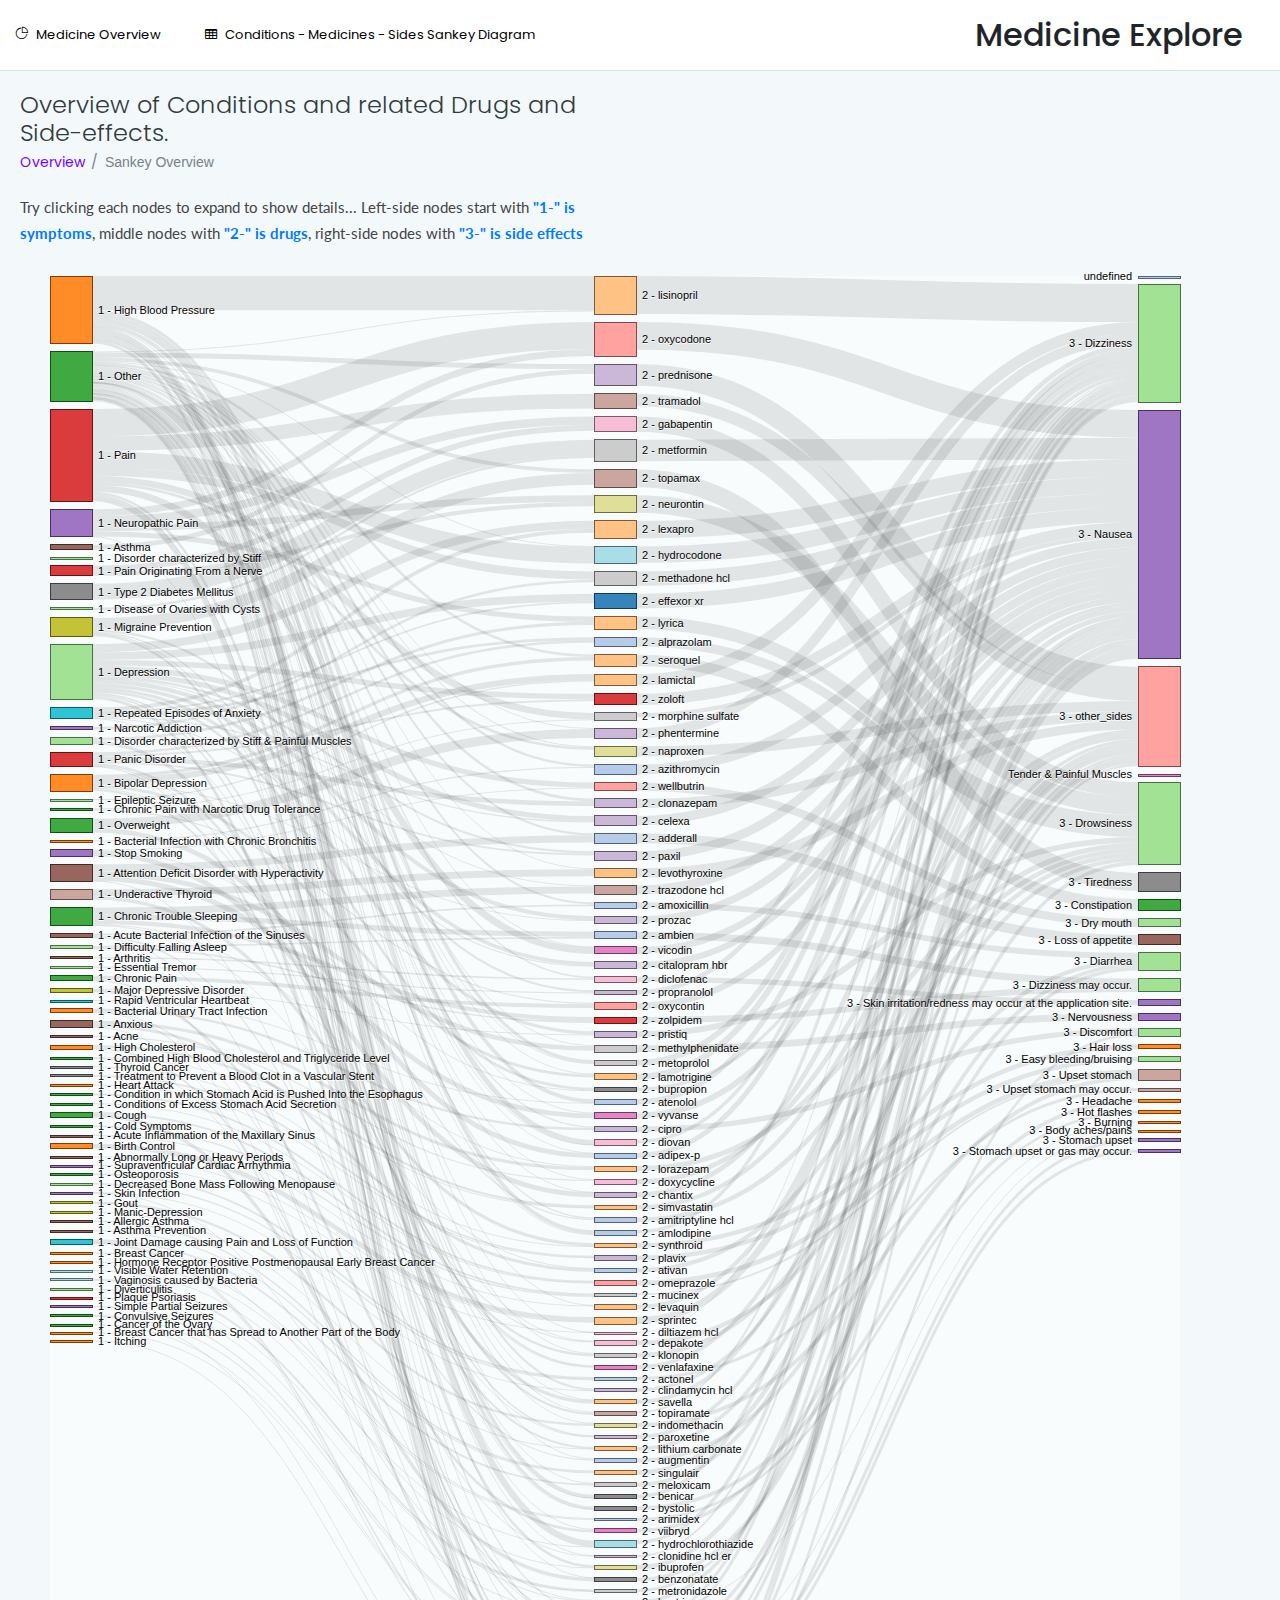
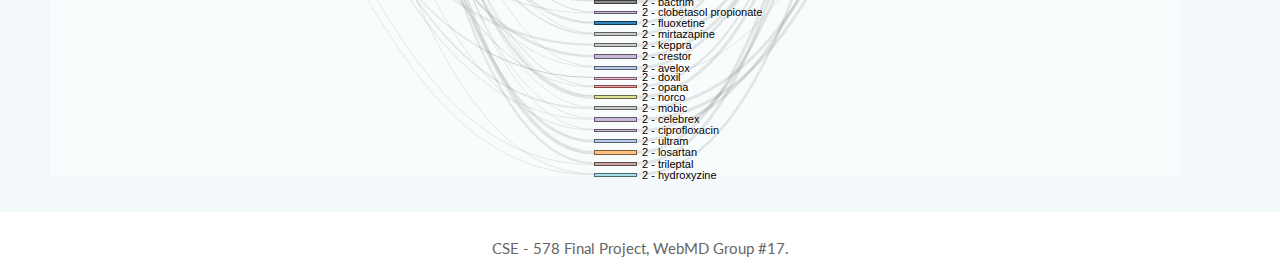
<file: sankey.html>
<!doctype html>
<html class="no-js" lang="en">

<head>
    <meta charset="utf-8">
    <meta http-equiv="x-ua-compatible" content="ie=edge">
    <title>Medicine Explore & Recommendation</title>
    <meta name="viewport" content="width=device-width, initial-scale=1">
    <link rel="shortcut icon" type="image/png" href="assets/images/icon/favicon.ico">
    <link rel="stylesheet" href="assets/css/bootstrap.min.css">
    <link rel="stylesheet" href="assets/css/font-awesome.min.css">
    <link rel="stylesheet" href="assets/css/themify-icons.css">
    <link rel="stylesheet" href="assets/css/metisMenu.css">
    <link rel="stylesheet" href="assets/css/owl.carousel.min.css">
    <link rel="stylesheet" href="assets/css/slicknav.min.css">
    <!-- amchart css -->
    <link rel="stylesheet" href="https://www.amcharts.com/lib/3/plugins/export/export.css" type="text/css" media="all" />
    <!-- others css -->
    <link rel="stylesheet" href="assets/css/typography.css">
    <link rel="stylesheet" href="assets/css/default-css.css">
    <link rel="stylesheet" href="assets/css/styles.css">
    <link rel="stylesheet" href="assets/css/responsive.css">
    <!-- modernizr css -->
    <script src="assets/js/vendor/modernizr-2.8.3.min.js"></script>
    <!-- sankey chart css -->
    <style>
        .node rect {
        cursor: move;
        fill-opacity: .9;
        shape-rendering: crispEdges;
        }
        .node text {
        pointer-events: none;
        text-shadow: 0 1px 0 #fff;
        }
        .link {
        fill: none;
        stroke: #000;
        stroke-opacity: .1;
        }
        .link:hover {
        stroke-opacity: .5;
        }
      
      
        body {
          font-family: 'Arial', Sans serif;
        }
      
         rect.background {
        fill: rgba(255,255,255,0.5);
      }
      </style>
</head>

<body class="body-bg">
    <!--[if lt IE 8]>
            <p class="browserupgrade">You are using an <strong>outdated</strong> browser. Please <a href="http://browsehappy.com/">upgrade your browser</a> to improve your experience.</p>
        <![endif]-->
    <!-- preloader area start -->
    <div id="preloader">
        <div class="loader"></div>
    </div>
    <!-- preloader area end -->
    <!-- main wrapper start -->
    <div class="horizontal-main-wrapper">
        <!-- header area start -->
        <div class="header-area header-bottom">
            <div class="container">
                <div class="row align-items-center">
                    <div class="col-lg-9  d-none d-lg-block">
                        <div class="horizontal-menu">
                            <nav>
                                <ul id="nav_menu">
                                    <li>
                                        <a href="index.html"><i class="ti-pie-chart"></i>
                                            <span>Medicine Overview</span></a>
                                    </li>
                                    <li>
                                        <a href="sankey.html"><i class="fa fa-table"></i>
                                            <span>Conditions - Medicines - Sides Sankey Diagram</span></a>
                                    </li>
                                </ul>
                            </nav>
                        </div>
                    </div>
                    <!-- nav and search button -->
                    <div class="col-lg-3 clearfix">
                        <h2>Medicine Explore</h2>
                    </div>
                </div>
            </div>
        </div>
        <!-- header area end -->
        <div class="row align-items-center">
            <div class="col-sm-6" style="margin-left: 20px; margin-top: 20px; margin-bottom: 20px;">
                <div class="breadcrumbs-area clearfix">
                    <h4 class="page-title pull-left">Overview of Conditions and related Drugs and Side-effects.</h4>
                    <ul class="breadcrumbs pull-left">
                        <li><a href="index.html">Overview</a></li>
                        <li><span>Sankey Overview</span></li>
                    </ul>
                </div>
                <br/>
                <p>Try clicking each nodes to expand to show details... Left-side nodes start with <b class="text-primary"> "1-" is symptoms</b>, middle nodes with <b class="text-primary">"2-" is drugs</b>, right-side nodes with <b class="text-primary">"3-" is side effects</b></p>
            </div>
        </div>
        <!-- Interactive Sankey chart start -->
        <div id="sankey_chart"></div>
        <!--bubble chart end-->
        <!-- footer area start-->
        <footer>
            <div class="footer-area">
                <p>CSE - 578 Final Project, WebMD Group #17.</p>
            </div>
        </footer>
        <!-- footer area end-->
    </div>

    <!-- jquery latest version -->
    <script src="assets/js/vendor/jquery-2.2.4.min.js"></script>
    <!-- bootstrap 4 js -->
    <script src="assets/js/popper.min.js"></script>
    <script src="assets/js/bootstrap.min.js"></script>
    <script src="assets/js/owl.carousel.min.js"></script>
    <script src="assets/js/metisMenu.min.js"></script>
    <script src="assets/js/jquery.slimscroll.min.js"></script>
    <script src="assets/js/jquery.slicknav.min.js"></script>
    <!-- sankey chart js -->
    <script type="text/javascript" src="sankey/d3.v3.min.js"></script>
    <script src="sankey/sankey_module_v3_index_app.js"></script>
    <script src="sankey/data_insert_module_app.js"></script>
    <!-- others plugins -->
    <script src="assets/js/plugins.js"></script>
    <script src="assets/js/scripts.js"></script>
</body>

</html>
</file>
<file: assets/css/themify-icons.css>
@font-face {
	font-family: 'themify';
	src:url('../fonts/themify.eot?-fvbane');
	src:url('../fonts/themify.eot?#iefix-fvbane') format('embedded-opentype'),
		url('../fonts/themify.woff?-fvbane') format('woff'),
		url('../fonts/themify.ttf?-fvbane') format('truetype'),
		url('../fonts/themify.svg?-fvbane#themify') format('svg');
	font-weight: normal;
	font-style: normal;
}

[class^="ti-"], [class*=" ti-"] {
	font-family: 'themify';
	speak: none;
	font-style: normal;
	font-weight: normal;
	font-variant: normal;
	text-transform: none;
	line-height: 1;

	/* Better Font Rendering =========== */
	-webkit-font-smoothing: antialiased;
	-moz-osx-font-smoothing: grayscale;
}

.ti-wand:before {
	content: "\e600";
}
.ti-volume:before {
	content: "\e601";
}
.ti-user:before {
	content: "\e602";
}
.ti-unlock:before {
	content: "\e603";
}
.ti-unlink:before {
	content: "\e604";
}
.ti-trash:before {
	content: "\e605";
}
.ti-thought:before {
	content: "\e606";
}
.ti-target:before {
	content: "\e607";
}
.ti-tag:before {
	content: "\e608";
}
.ti-tablet:before {
	content: "\e609";
}
.ti-star:before {
	content: "\e60a";
}
.ti-spray:before {
	content: "\e60b";
}
.ti-signal:before {
	content: "\e60c";
}
.ti-shopping-cart:before {
	content: "\e60d";
}
.ti-shopping-cart-full:before {
	content: "\e60e";
}
.ti-settings:before {
	content: "\e60f";
}
.ti-search:before {
	content: "\e610";
}
.ti-zoom-in:before {
	content: "\e611";
}
.ti-zoom-out:before {
	content: "\e612";
}
.ti-cut:before {
	content: "\e613";
}
.ti-ruler:before {
	content: "\e614";
}
.ti-ruler-pencil:before {
	content: "\e615";
}
.ti-ruler-alt:before {
	content: "\e616";
}
.ti-bookmark:before {
	content: "\e617";
}
.ti-bookmark-alt:before {
	content: "\e618";
}
.ti-reload:before {
	content: "\e619";
}
.ti-plus:before {
	content: "\e61a";
}
.ti-pin:before {
	content: "\e61b";
}
.ti-pencil:before {
	content: "\e61c";
}
.ti-pencil-alt:before {
	content: "\e61d";
}
.ti-paint-roller:before {
	content: "\e61e";
}
.ti-paint-bucket:before {
	content: "\e61f";
}
.ti-na:before {
	content: "\e620";
}
.ti-mobile:before {
	content: "\e621";
}
.ti-minus:before {
	content: "\e622";
}
.ti-medall:before {
	content: "\e623";
}
.ti-medall-alt:before {
	content: "\e624";
}
.ti-marker:before {
	content: "\e625";
}
.ti-marker-alt:before {
	content: "\e626";
}
.ti-arrow-up:before {
	content: "\e627";
}
.ti-arrow-right:before {
	content: "\e628";
}
.ti-arrow-left:before {
	content: "\e629";
}
.ti-arrow-down:before {
	content: "\e62a";
}
.ti-lock:before {
	content: "\e62b";
}
.ti-location-arrow:before {
	content: "\e62c";
}
.ti-link:before {
	content: "\e62d";
}
.ti-layout:before {
	content: "\e62e";
}
.ti-layers:before {
	content: "\e62f";
}
.ti-layers-alt:before {
	content: "\e630";
}
.ti-key:before {
	content: "\e631";
}
.ti-import:before {
	content: "\e632";
}
.ti-image:before {
	content: "\e633";
}
.ti-heart:before {
	content: "\e634";
}
.ti-heart-broken:before {
	content: "\e635";
}
.ti-hand-stop:before {
	content: "\e636";
}
.ti-hand-open:before {
	content: "\e637";
}
.ti-hand-drag:before {
	content: "\e638";
}
.ti-folder:before {
	content: "\e639";
}
.ti-flag:before {
	content: "\e63a";
}
.ti-flag-alt:before {
	content: "\e63b";
}
.ti-flag-alt-2:before {
	content: "\e63c";
}
.ti-eye:before {
	content: "\e63d";
}
.ti-export:before {
	content: "\e63e";
}
.ti-exchange-vertical:before {
	content: "\e63f";
}
.ti-desktop:before {
	content: "\e640";
}
.ti-cup:before {
	content: "\e641";
}
.ti-crown:before {
	content: "\e642";
}
.ti-comments:before {
	content: "\e643";
}
.ti-comment:before {
	content: "\e644";
}
.ti-comment-alt:before {
	content: "\e645";
}
.ti-close:before {
	content: "\e646";
}
.ti-clip:before {
	content: "\e647";
}
.ti-angle-up:before {
	content: "\e648";
}
.ti-angle-right:before {
	content: "\e649";
}
.ti-angle-left:before {
	content: "\e64a";
}
.ti-angle-down:before {
	content: "\e64b";
}
.ti-check:before {
	content: "\e64c";
}
.ti-check-box:before {
	content: "\e64d";
}
.ti-camera:before {
	content: "\e64e";
}
.ti-announcement:before {
	content: "\e64f";
}
.ti-brush:before {
	content: "\e650";
}
.ti-briefcase:before {
	content: "\e651";
}
.ti-bolt:before {
	content: "\e652";
}
.ti-bolt-alt:before {
	content: "\e653";
}
.ti-blackboard:before {
	content: "\e654";
}
.ti-bag:before {
	content: "\e655";
}
.ti-move:before {
	content: "\e656";
}
.ti-arrows-vertical:before {
	content: "\e657";
}
.ti-arrows-horizontal:before {
	content: "\e658";
}
.ti-fullscreen:before {
	content: "\e659";
}
.ti-arrow-top-right:before {
	content: "\e65a";
}
.ti-arrow-top-left:before {
	content: "\e65b";
}
.ti-arrow-circle-up:before {
	content: "\e65c";
}
.ti-arrow-circle-right:before {
	content: "\e65d";
}
.ti-arrow-circle-left:before {
	content: "\e65e";
}
.ti-arrow-circle-down:before {
	content: "\e65f";
}
.ti-angle-double-up:before {
	content: "\e660";
}
.ti-angle-double-right:before {
	content: "\e661";
}
.ti-angle-double-left:before {
	content: "\e662";
}
.ti-angle-double-down:before {
	content: "\e663";
}
.ti-zip:before {
	content: "\e664";
}
.ti-world:before {
	content: "\e665";
}
.ti-wheelchair:before {
	content: "\e666";
}
.ti-view-list:before {
	content: "\e667";
}
.ti-view-list-alt:before {
	content: "\e668";
}
.ti-view-grid:before {
	content: "\e669";
}
.ti-uppercase:before {
	content: "\e66a";
}
.ti-upload:before {
	content: "\e66b";
}
.ti-underline:before {
	content: "\e66c";
}
.ti-truck:before {
	content: "\e66d";
}
.ti-timer:before {
	content: "\e66e";
}
.ti-ticket:before {
	content: "\e66f";
}
.ti-thumb-up:before {
	content: "\e670";
}
.ti-thumb-down:before {
	content: "\e671";
}
.ti-text:before {
	content: "\e672";
}
.ti-stats-up:before {
	content: "\e673";
}
.ti-stats-down:before {
	content: "\e674";
}
.ti-split-v:before {
	content: "\e675";
}
.ti-split-h:before {
	content: "\e676";
}
.ti-smallcap:before {
	content: "\e677";
}
.ti-shine:before {
	content: "\e678";
}
.ti-shift-right:before {
	content: "\e679";
}
.ti-shift-left:before {
	content: "\e67a";
}
.ti-shield:before {
	content: "\e67b";
}
.ti-notepad:before {
	content: "\e67c";
}
.ti-server:before {
	content: "\e67d";
}
.ti-quote-right:before {
	content: "\e67e";
}
.ti-quote-left:before {
	content: "\e67f";
}
.ti-pulse:before {
	content: "\e680";
}
.ti-printer:before {
	content: "\e681";
}
.ti-power-off:before {
	content: "\e682";
}
.ti-plug:before {
	content: "\e683";
}
.ti-pie-chart:before {
	content: "\e684";
}
.ti-paragraph:before {
	content: "\e685";
}
.ti-panel:before {
	content: "\e686";
}
.ti-package:before {
	content: "\e687";
}
.ti-music:before {
	content: "\e688";
}
.ti-music-alt:before {
	content: "\e689";
}
.ti-mouse:before {
	content: "\e68a";
}
.ti-mouse-alt:before {
	content: "\e68b";
}
.ti-money:before {
	content: "\e68c";
}
.ti-microphone:before {
	content: "\e68d";
}
.ti-menu:before {
	content: "\e68e";
}
.ti-menu-alt:before {
	content: "\e68f";
}
.ti-map:before {
	content: "\e690";
}
.ti-map-alt:before {
	content: "\e691";
}
.ti-loop:before {
	content: "\e692";
}
.ti-location-pin:before {
	content: "\e693";
}
.ti-list:before {
	content: "\e694";
}
.ti-light-bulb:before {
	content: "\e695";
}
.ti-Italic:before {
	content: "\e696";
}
.ti-info:before {
	content: "\e697";
}
.ti-infinite:before {
	content: "\e698";
}
.ti-id-badge:before {
	content: "\e699";
}
.ti-hummer:before {
	content: "\e69a";
}
.ti-home:before {
	content: "\e69b";
}
.ti-help:before {
	content: "\e69c";
}
.ti-headphone:before {
	content: "\e69d";
}
.ti-harddrives:before {
	content: "\e69e";
}
.ti-harddrive:before {
	content: "\e69f";
}
.ti-gift:before {
	content: "\e6a0";
}
.ti-game:before {
	content: "\e6a1";
}
.ti-filter:before {
	content: "\e6a2";
}
.ti-files:before {
	content: "\e6a3";
}
.ti-file:before {
	content: "\e6a4";
}
.ti-eraser:before {
	content: "\e6a5";
}
.ti-envelope:before {
	content: "\e6a6";
}
.ti-download:before {
	content: "\e6a7";
}
.ti-direction:before {
	content: "\e6a8";
}
.ti-direction-alt:before {
	content: "\e6a9";
}
.ti-dashboard:before {
	content: "\e6aa";
}
.ti-control-stop:before {
	content: "\e6ab";
}
.ti-control-shuffle:before {
	content: "\e6ac";
}
.ti-control-play:before {
	content: "\e6ad";
}
.ti-control-pause:before {
	content: "\e6ae";
}
.ti-control-forward:before {
	content: "\e6af";
}
.ti-control-backward:before {
	content: "\e6b0";
}
.ti-cloud:before {
	content: "\e6b1";
}
.ti-cloud-up:before {
	content: "\e6b2";
}
.ti-cloud-down:before {
	content: "\e6b3";
}
.ti-clipboard:before {
	content: "\e6b4";
}
.ti-car:before {
	content: "\e6b5";
}
.ti-calendar:before {
	content: "\e6b6";
}
.ti-book:before {
	content: "\e6b7";
}
.ti-bell:before {
	content: "\e6b8";
}
.ti-basketball:before {
	content: "\e6b9";
}
.ti-bar-chart:before {
	content: "\e6ba";
}
.ti-bar-chart-alt:before {
	content: "\e6bb";
}
.ti-back-right:before {
	content: "\e6bc";
}
.ti-back-left:before {
	content: "\e6bd";
}
.ti-arrows-corner:before {
	content: "\e6be";
}
.ti-archive:before {
	content: "\e6bf";
}
.ti-anchor:before {
	content: "\e6c0";
}
.ti-align-right:before {
	content: "\e6c1";
}
.ti-align-left:before {
	content: "\e6c2";
}
.ti-align-justify:before {
	content: "\e6c3";
}
.ti-align-center:before {
	content: "\e6c4";
}
.ti-alert:before {
	content: "\e6c5";
}
.ti-alarm-clock:before {
	content: "\e6c6";
}
.ti-agenda:before {
	content: "\e6c7";
}
.ti-write:before {
	content: "\e6c8";
}
.ti-window:before {
	content: "\e6c9";
}
.ti-widgetized:before {
	content: "\e6ca";
}
.ti-widget:before {
	content: "\e6cb";
}
.ti-widget-alt:before {
	content: "\e6cc";
}
.ti-wallet:before {
	content: "\e6cd";
}
.ti-video-clapper:before {
	content: "\e6ce";
}
.ti-video-camera:before {
	content: "\e6cf";
}
.ti-vector:before {
	content: "\e6d0";
}
.ti-themify-logo:before {
	content: "\e6d1";
}
.ti-themify-favicon:before {
	content: "\e6d2";
}
.ti-themify-favicon-alt:before {
	content: "\e6d3";
}
.ti-support:before {
	content: "\e6d4";
}
.ti-stamp:before {
	content: "\e6d5";
}
.ti-split-v-alt:before {
	content: "\e6d6";
}
.ti-slice:before {
	content: "\e6d7";
}
.ti-shortcode:before {
	content: "\e6d8";
}
.ti-shift-right-alt:before {
	content: "\e6d9";
}
.ti-shift-left-alt:before {
	content: "\e6da";
}
.ti-ruler-alt-2:before {
	content: "\e6db";
}
.ti-receipt:before {
	content: "\e6dc";
}
.ti-pin2:before {
	content: "\e6dd";
}
.ti-pin-alt:before {
	content: "\e6de";
}
.ti-pencil-alt2:before {
	content: "\e6df";
}
.ti-palette:before {
	content: "\e6e0";
}
.ti-more:before {
	content: "\e6e1";
}
.ti-more-alt:before {
	content: "\e6e2";
}
.ti-microphone-alt:before {
	content: "\e6e3";
}
.ti-magnet:before {
	content: "\e6e4";
}
.ti-line-double:before {
	content: "\e6e5";
}
.ti-line-dotted:before {
	content: "\e6e6";
}
.ti-line-dashed:before {
	content: "\e6e7";
}
.ti-layout-width-full:before {
	content: "\e6e8";
}
.ti-layout-width-default:before {
	content: "\e6e9";
}
.ti-layout-width-default-alt:before {
	content: "\e6ea";
}
.ti-layout-tab:before {
	content: "\e6eb";
}
.ti-layout-tab-window:before {
	content: "\e6ec";
}
.ti-layout-tab-v:before {
	content: "\e6ed";
}
.ti-layout-tab-min:before {
	content: "\e6ee";
}
.ti-layout-slider:before {
	content: "\e6ef";
}
.ti-layout-slider-alt:before {
	content: "\e6f0";
}
.ti-layout-sidebar-right:before {
	content: "\e6f1";
}
.ti-layout-sidebar-none:before {
	content: "\e6f2";
}
.ti-layout-sidebar-left:before {
	content: "\e6f3";
}
.ti-layout-placeholder:before {
	content: "\e6f4";
}
.ti-layout-menu:before {
	content: "\e6f5";
}
.ti-layout-menu-v:before {
	content: "\e6f6";
}
.ti-layout-menu-separated:before {
	content: "\e6f7";
}
.ti-layout-menu-full:before {
	content: "\e6f8";
}
.ti-layout-media-right-alt:before {
	content: "\e6f9";
}
.ti-layout-media-right:before {
	content: "\e6fa";
}
.ti-layout-media-overlay:before {
	content: "\e6fb";
}
.ti-layout-media-overlay-alt:before {
	content: "\e6fc";
}
.ti-layout-media-overlay-alt-2:before {
	content: "\e6fd";
}
.ti-layout-media-left-alt:before {
	content: "\e6fe";
}
.ti-layout-media-left:before {
	content: "\e6ff";
}
.ti-layout-media-center-alt:before {
	content: "\e700";
}
.ti-layout-media-center:before {
	content: "\e701";
}
.ti-layout-list-thumb:before {
	content: "\e702";
}
.ti-layout-list-thumb-alt:before {
	content: "\e703";
}
.ti-layout-list-post:before {
	content: "\e704";
}
.ti-layout-list-large-image:before {
	content: "\e705";
}
.ti-layout-line-solid:before {
	content: "\e706";
}
.ti-layout-grid4:before {
	content: "\e707";
}
.ti-layout-grid3:before {
	content: "\e708";
}
.ti-layout-grid2:before {
	content: "\e709";
}
.ti-layout-grid2-thumb:before {
	content: "\e70a";
}
.ti-layout-cta-right:before {
	content: "\e70b";
}
.ti-layout-cta-left:before {
	content: "\e70c";
}
.ti-layout-cta-center:before {
	content: "\e70d";
}
.ti-layout-cta-btn-right:before {
	content: "\e70e";
}
.ti-layout-cta-btn-left:before {
	content: "\e70f";
}
.ti-layout-column4:before {
	content: "\e710";
}
.ti-layout-column3:before {
	content: "\e711";
}
.ti-layout-column2:before {
	content: "\e712";
}
.ti-layout-accordion-separated:before {
	content: "\e713";
}
.ti-layout-accordion-merged:before {
	content: "\e714";
}
.ti-layout-accordion-list:before {
	content: "\e715";
}
.ti-ink-pen:before {
	content: "\e716";
}
.ti-info-alt:before {
	content: "\e717";
}
.ti-help-alt:before {
	content: "\e718";
}
.ti-headphone-alt:before {
	content: "\e719";
}
.ti-hand-point-up:before {
	content: "\e71a";
}
.ti-hand-point-right:before {
	content: "\e71b";
}
.ti-hand-point-left:before {
	content: "\e71c";
}
.ti-hand-point-down:before {
	content: "\e71d";
}
.ti-gallery:before {
	content: "\e71e";
}
.ti-face-smile:before {
	content: "\e71f";
}
.ti-face-sad:before {
	content: "\e720";
}
.ti-credit-card:before {
	content: "\e721";
}
.ti-control-skip-forward:before {
	content: "\e722";
}
.ti-control-skip-backward:before {
	content: "\e723";
}
.ti-control-record:before {
	content: "\e724";
}
.ti-control-eject:before {
	content: "\e725";
}
.ti-comments-smiley:before {
	content: "\e726";
}
.ti-brush-alt:before {
	content: "\e727";
}
.ti-youtube:before {
	content: "\e728";
}
.ti-vimeo:before {
	content: "\e729";
}
.ti-twitter:before {
	content: "\e72a";
}
.ti-time:before {
	content: "\e72b";
}
.ti-tumblr:before {
	content: "\e72c";
}
.ti-skype:before {
	content: "\e72d";
}
.ti-share:before {
	content: "\e72e";
}
.ti-share-alt:before {
	content: "\e72f";
}
.ti-rocket:before {
	content: "\e730";
}
.ti-pinterest:before {
	content: "\e731";
}
.ti-new-window:before {
	content: "\e732";
}
.ti-microsoft:before {
	content: "\e733";
}
.ti-list-ol:before {
	content: "\e734";
}
.ti-linkedin:before {
	content: "\e735";
}
.ti-layout-sidebar-2:before {
	content: "\e736";
}
.ti-layout-grid4-alt:before {
	content: "\e737";
}
.ti-layout-grid3-alt:before {
	content: "\e738";
}
.ti-layout-grid2-alt:before {
	content: "\e739";
}
.ti-layout-column4-alt:before {
	content: "\e73a";
}
.ti-layout-column3-alt:before {
	content: "\e73b";
}
.ti-layout-column2-alt:before {
	content: "\e73c";
}
.ti-instagram:before {
	content: "\e73d";
}
.ti-google:before {
	content: "\e73e";
}
.ti-github:before {
	content: "\e73f";
}
.ti-flickr:before {
	content: "\e740";
}
.ti-facebook:before {
	content: "\e741";
}
.ti-dropbox:before {
	content: "\e742";
}
.ti-dribbble:before {
	content: "\e743";
}
.ti-apple:before {
	content: "\e744";
}
.ti-android:before {
	content: "\e745";
}
.ti-save:before {
	content: "\e746";
}
.ti-save-alt:before {
	content: "\e747";
}
.ti-yahoo:before {
	content: "\e748";
}
.ti-wordpress:before {
	content: "\e749";
}
.ti-vimeo-alt:before {
	content: "\e74a";
}
.ti-twitter-alt:before {
	content: "\e74b";
}
.ti-tumblr-alt:before {
	content: "\e74c";
}
.ti-trello:before {
	content: "\e74d";
}
.ti-stack-overflow:before {
	content: "\e74e";
}
.ti-soundcloud:before {
	content: "\e74f";
}
.ti-sharethis:before {
	content: "\e750";
}
.ti-sharethis-alt:before {
	content: "\e751";
}
.ti-reddit:before {
	content: "\e752";
}
.ti-pinterest-alt:before {
	content: "\e753";
}
.ti-microsoft-alt:before {
	content: "\e754";
}
.ti-linux:before {
	content: "\e755";
}
.ti-jsfiddle:before {
	content: "\e756";
}
.ti-joomla:before {
	content: "\e757";
}
.ti-html5:before {
	content: "\e758";
}
.ti-flickr-alt:before {
	content: "\e759";
}
.ti-email:before {
	content: "\e75a";
}
.ti-drupal:before {
	content: "\e75b";
}
.ti-dropbox-alt:before {
	content: "\e75c";
}
.ti-css3:before {
	content: "\e75d";
}
.ti-rss:before {
	content: "\e75e";
}
.ti-rss-alt:before {
	content: "\e75f";
}
</file>
<file: assets/css/typography.css>
/*
Table Of Contents
=========================
- Default Typography
- Custom Typography
=========================
*/


/*
--------------------------
- Default Typography
--------------------------
*/

body {
    font-size: 14px;
    font-family: 'Lato', sans-serif;
}

h1,
h2,
h3,
h4,
h5,
h6 {
    margin: 0;
    font-family: 'Poppins', sans-serif;
}
p{
    font-family: 'Lato', sans-serif;
    font-size: 15px;
    line-height: 26px;
    color: #444;
    margin-bottom: 0;
}
p img {
    margin: 0;
}

/* links */

a,
a:visited {
    text-decoration: none;
    transition: all 0.3s ease-in-out;
    -webkit-transition: all 0.3s ease-in-out;
    -moz-transition: all 0.3s ease-in-out;
    -o-transition: all 0.3s ease-in-out;
    outline: 0;
    font-family: 'Poppins', sans-serif;
}
a:hover{
    text-decoration: none;
}
a:focus {
    text-decoration: none;
    outline: 0;
}

p a,
p a:visited {
    line-height: inherit;
    outline: 0;
}


/* list */

ul,
ol {
    margin-bottom: 0px;
    margin-top: 0px;
    padding: 0;
}

ul {
    margin: 0;
    list-style-type: none;
}

ol {
    list-style: decimal;
}

ol,
ul.square,
ul.circle,
ul.disc {
    margin-left: 0px;
}

ul.square {
    list-style: square outside;
}

ul.circle {
    list-style: circle outside;
}

ul.disc {
    list-style: disc outside;
}

ul ul,
ul ol,
ol ol,
ol ul {
    margin: 0;
}

ul ul li,
ul ol li,
ol ol li,
ol ul li {
    margin-bottom: 0px;
}

button {
    cursor: pointer;
    outline: none!important;
    letter-spacing: 0;
}

/*
--------------------------
- Custom Typography
--------------------------
*/
/* blockquote */
blockquote{
    padding: 60px;
    position: relative;
    background: #853BFA;
}
blockquote:before{
    content: '\f10d';
    font-family: fontawesome;
    color: #fff;
    font-size: 32px;
    position: absolute;
    left: 16px;
    top: 46px;
}
blockquote p{
    font-size: 17px;
    color: #fff;
}
.blockquote-footer{
    color: #fff;
}
</file>
<file: assets/css/default-css.css>
/* 
--------------------------
- 1.1 Default CSS
--------------------------
*/

/*google font*/

@import url('https://fonts.googleapis.com/css?family=Lato:300,400,700,900|Poppins:100,300,400,500,600,700,800,900');
/* Your default CSS. */

* {
    margin: 0;
    padding: 0;
    box-sizing: border-box;
}

*, *:before, *:after {
    -moz-box-sizing: border-box;
    -webkit-box-sizing: border-box;
    box-sizing: border-box;
}

*:focus {
    outline: 0;
}

html {
    -webkit-font-smoothing: antialiased;
}

body {
    background: #fff;
    font-weight: normal;
    -webkit-font-smoothing: antialiased;
    /* Fix for webkit rendering */
    -webkit-text-size-adjust: 100%;
}

img {
    max-width: 100%;
    height: auto;
}

/*custome css*/

/*--------------------------
   Padding top
---------------------------*/

.pt--0 {
    padding-top: 0
}

.pt--10 {
    padding-top: 10px
}

.pt--15 {
    padding-top: 15px
}

.pt--20 {
    padding-top: 20px
}

.pt--30 {
    padding-top: 30px
}

.pt--40 {
    padding-top: 40px
}

.pt--50 {
    padding-top: 50px
}

.pt--60 {
    padding-top: 60px
}

.pt--70 {
    padding-top: 70px
}

.pt--80 {
    padding-top: 80px
}

.pt--90 {
    padding-top: 90px
}

.pt--100 {
    padding-top: 100px
}

.pt--110 {
    padding-top: 110px
}

.pt--120 {
    padding-top: 120px
}

.pt--130 {
    padding-top: 130px
}

.pt--140 {
    padding-top: 140px
}

.pt--150 {
    padding-top: 150px
}

.pt--160 {
    padding-top: 160px
}

.pt--170 {
    padding-top: 170px
}

.pt--180 {
    padding-top: 180px
}

.pt--190 {
    padding-top: 190px
}

/*------------------------
   Padding bottom
---------------------------*/

.pb--0 {
    padding-bottom: 0
}

.pb--10 {
    padding-bottom: 10px
}

.pb--15 {
    padding-bottom: 15px
}

.pb--20 {
    padding-bottom: 20px
}

.pb--30 {
    padding-bottom: 30px
}

.pb--40 {
    padding-bottom: 40px
}

.pb--50 {
    padding-bottom: 50px
}

.pb--60 {
    padding-bottom: 60px
}

.pb--70 {
    padding-bottom: 70px
}

.pb--80 {
    padding-bottom: 80px
}

.pb--90 {
    padding-bottom: 90px
}

.pb--100 {
    padding-bottom: 100px
}

.pb--110 {
    padding-bottom: 110px
}

.pb--120 {
    padding-bottom: 120px
}

.pb--130 {
    padding-bottom: 130px
}

.pb--140 {
    padding-bottom: 140px
}

.pb--150 {
    padding-bottom: 150px
}

.pb--160 {
    padding-bottom: 160px
}

.pb--170 {
    padding-bottom: 170px
}

.pb--180 {
    padding-bottom: 180px
}

.pb--190 {
    padding-bottom: 190px
}

/*------------------------------
   Page section padding 
-------------------------------*/

.ptb--0 {
    padding: 0
}

.ptb--10 {
    padding: 10px 0
}

.ptb--20 {
    padding: 20px 0
}

.ptb--30 {
    padding: 30px 0
}

.ptb--40 {
    padding: 40px 0
}

.ptb--50 {
    padding: 50px 0
}

.ptb--60 {
    padding: 60px 0
}

.ptb--70 {
    padding: 70px 0
}

.ptb--80 {
    padding: 80px 0
}

.ptb--90 {
    padding: 90px 0
}

.ptb--100 {
    padding: 100px 0
}

.ptb--110 {
    padding: 110px 0
}

.ptb--120 {
    padding: 120px 0
}

.ptb--130 {
    padding: 130px 0
}

.ptb--140 {
    padding: 140px 0
}

.ptb--150 {
    padding: 150px 0
}

.ptb--160 {
    padding: 160px 0
}

.ptb--170 {
    padding: 170px 0
}

.ptb--180 {
    padding: 180px 0
}

/*------------------------------
   Page section padding left
-------------------------------*/

.pl--0 {
    padding-left: 0px;
}

.pl--10 {
    padding-left: 10px;
}

.pl--20 {
    padding-left: 20px;
}

.pl--30 {
    padding-left: 30px;
}

.pl--40 {
    padding-left: 40px;
}

.pl--50 {
    padding-left: 50px;
}

.pl--60 {
    padding-left: 60px;
}

.pl--70 {
    padding-left: 70px;
}

.pl--80 {
    padding-left: 80px;
}

.pl--90 {
    padding-left: 90px;
}

.pl--100 {
    padding-left: 100px;
}

.pl--110 {
    padding-left: 110px;
}

/*------------------------------
   Page section padding right
-------------------------------*/

.pr--0 {
    padding-right: 0px;
}

.pr--10 {
    padding-right: 10px;
}

.pr--20 {
    padding-right: 20px;
}

.pr--30 {
    padding-right: 30px;
}

.pr--40 {
    padding-right: 40px;
}

.pr--50 {
    padding-right: 50px;
}

.pr--60 {
    padding-right: 60px;
}

.pr--70 {
    padding-right: 70px;
}

.pr--80 {
    padding-right: 80px;
}

.pr--90 {
    padding-right: 90px;
}

.pr--100 {
    padding-right: 100px;
}

.pr--110 {
    padding-right: 110px;
}

/* Colors */

:root {
    --primary-color: #4336FB;
}

#preloader {
    position: fixed;
    left: 0;
    top: 0;
    z-index: 99999;
    height: 100%;
    width: 100%;
    background: #fff;
    display: flex;
}
.loader{
    margin: auto;
    height: 50px;
    width: 50px;
    border-radius: 50%;
    position: relative;
}
.loader:before{
    content: '';
    position: absolute;
    left: 0;
    top: 0;
    height: 100%;
    width: 100%;
    background: #000;
    border-radius: 50%;
    opacity: 0;
    animation: popin 1.5s linear infinite 0s;
}
.loader:after{
    content: '';
    position: absolute;
    left: 0;
    top: 0;
    height: 100%;
    width: 100%;
    background: #000;
    border-radius: 50%;
    opacity: 0;
    animation: popin 1.5s linear infinite 0.5s;
}

@keyframes popin{
    0%{
        opacity: 0;
        transform: scale(0);
    }
    1%{
        opacity: 0.1;
        transform: scale(0);
    }
    99%{
        opacity: 0;
        transform: scale(2);
    }
    100%{
        opacity: 0;
        transform: scale(0);
    }
}
</file>
<file: assets/css/styles.css>
/*--------------------------------------------

    
    CSS INDEX
    ===================
  
    1. Core Css
    2. Dashboard One
        2.1 Sidebar Menu
            2.1.1 Horizontal Menu
        2.2 Header Area
        2.3 Page Title Area
        2.4 Fact Area
        2.5 Overview
        2.6 Market value
        2.7 Live Crypto Price
        2.8 Trading History
        2.9 Letest Post
    3. Dashboard Two
    4. Dashboard Three
    5. Bar Chart
    6. Line Chart
    7. Pie Chart
    8. Accroding
    9. Alert
   10. Badge
   11. Button
   12. Cards
   13. Dropdown Button
   14. List Group
   15. Modal
   16. Pagination
   17. Form
   18. Icons
   19. Table Basic
   20. Datatable
   21. Map
   22. Invoice
   23. Login
   24. Pricing
   25. 404 Page
   26. Offset Sidebar

-----------------------------------------------------------------------------------*/


/*------------------------- 1. Core Css -------------------*/

.page-container {
    width: 100%;
    height: 100%;
    min-height: 100vh;
    padding-left: 280px;
    -webkit-transition: padding-left 0.3s ease 0s;
    transition: padding-left 0.3s ease 0s;
}

.sbar_collapsed.page-container {
    padding-left: 0;
}

.card {
    border: none;
    border-radius: 4px;
    background-color: #fff;
    -webkit-transition: all 0.3s ease 0s;
    transition: all 0.3s ease 0s;
}

.card:hover {
    box-shadow: 0 5px 30px rgba(0, 0, 0, 0.02);
}

.card-body {
    padding: 25.6px;
    padding: 1.6rem;
}

.h-full {
    height: 100%;
}

.main-content {
    width: 100%;
    background: #F3F8FB;
}

.main-content-inner {
    padding: 0 30px 50px;
}

/*------------------------- END Core Css -------------------*/


/*-------------------- 2.1 Sidebar Menu -------------------*/

.sidebar-menu {
    position: fixed;
    left: 0;
    top: 0;
    z-index: 99;
    height: 100vh;
    width: 280px;
    overflow: hidden;
    background: #303641;
    box-shadow: 2px 0 32px rgba(0, 0, 0, 0.05);
    -webkit-transition: all 0.3s ease 0s;
    transition: all 0.3s ease 0s;
}

.sbar_collapsed .sidebar-menu {
    left: -280px;
}

.main-menu {
    height: calc(100% - 100px);
    overflow: hidden;
    padding: 20px 10px 0 0;
    -webkit-transition: all 0.3s ease 0s;
    transition: all 0.3s ease 0s;
}

.menu-inner {
    overflow-y: scroll;
    height: 100%;
}

.slimScrollBar {
    background: #fff!important;
    opacity: 0.1!important;
}

.sidebar-header {
    padding: 19px 32px 20px;
    background: #303641;
    border-bottom: 1px solid #343e50;
}
.sidebar-menu .logo{
    text-align: center;
}
.logo a {
    display: inline-block;
    max-width: 120px;
}

.metismenu >li >a {
    padding-left: 32px!important;
}
.metismenu li a {
    position: relative;
    display: block;
    color: #8d97ad;
    font-size: 15px;
    text-transform: capitalize;
    padding: 15px 15px;
    letter-spacing: 0;
    font-weight: 400;
}

.metismenu li a i {
    color: #6a56a5;
    -webkit-transition: all 0.3s ease 0s;
    transition: all 0.3s ease 0s;
}

.metismenu li a:after {
    position: absolute;
    content: '\f107';
    font-family: fontawesome;
    right: 15px;
    top: 12px;
    color: #8d97ad;
    font-size: 20px;
}

.metismenu li.active>a:after {
    content: '\f106';
}

.metismenu li a:only-child:after {
    content: '';
}

.metismenu li a span {
    margin-left: 10px;
}

.metismenu li.active>a,
.metismenu li:hover>a {
    color: #fff;
}

.metismenu li li a {
    padding: 8px 20px;
}

.metismenu li ul {
    padding-left: 37px;
}

.metismenu >li:hover>a,
.metismenu >li.active>a {
    color: #fff;
    background: #343942;
}

.metismenu li:hover>a,
.metismenu li.active>a {
    color: #fff;
}

.metismenu li:hover>a i,
.metismenu li.active>a i {
    color: #fff;
}

.metismenu li li a:after {
    top: 6px;
}

/*-------------------- END Sidebar Menu -------------------*/


/*-------------------- 2.1.1 Horizontal Menu -------------------*/

.body-bg {
    background: #F3F8FB;
}

.horizontal-main-wrapper {
    min-height: 100vh;
}

.horizontal-main-wrapper .container {
    max-width: 1440px;
}

.horizontal-main-wrapper .header-area,
.horizontal-main-wrapper .mainheader-area {
    padding-left: 0;
    padding-right: 0;
}

.horizontal-main-wrapper .main-content-inner {
    padding: 0 0 50px;
}

.mainheader-area .notification-area {
    -webkit-transform: translateY(-11px);
            transform: translateY(-11px);
}

.mainheader-area {
    background: #fff;
    border-bottom: 1px solid #f3f8fb;
    padding-left: 15px;
    position: relative;
    z-index: 99;
}

.mainheader-area .logo a span {
    color: #843df9;
}

.horizontal-menu {
    position: relative;
}

.horizontal-menu ul li {
    display: inline-block;
    position: relative;
}

.horizontal-menu ul li a {
    display: block;
    font-size: 13px;
    padding: 10px 20px;
    color: #000000;
    text-transform: capitalize;
}

.horizontal-menu ul li:hover>a,
.horizontal-menu ul li.active>a {
    color: #007BFF;
}

.horizontal-menu nav>ul>li:first-child>a {
    padding-left: 0;
}

.horizontal-menu ul li a i {
    margin-right: 5px;
}

.horizontal-menu .submenu {
    position: absolute;
    left: 0;
    top: 100%;
    z-index: 99;
    width: 200px;
    background: #fff;
    opacity: 0;
    visibility: hidden;
    border-top: 4px solid #007BFF;
    border-radius: 3px;
    box-shadow: 0 2px 15px rgba(0, 0, 0, 0.03);
}

.horizontal-menu .submenu li {
    display: block;
}

.horizontal-menu ul li:hover>.submenu {
    opacity: 1;
    visibility: visible;
}

.horizontal-menu .mega-menu {
    position: inherit;
}

.horizontal-menu .mega-menu .submenu {
    width: 100%;
    max-width: 900px;
}

.horizontal-menu .mega-menu .submenu li {
    display: inline-block;
    width: calc(100% * (1/3) - 5px);
}

.header-bottom .search-box input {
    max-width: 350px;
    width: 100%;
}

/* mobile menu */

.slicknav_menu {
    background: #8255f7;
    padding: 0;
    margin-top: 20px;
}

.slicknav_menu>a {
    display: block;
    width: 100%;
    padding: 15px;
    margin: 0;
    background: transparent;
}

.slicknav_menu .slicknav_icon {
    float: right;
}

.slicknav_menu .slicknav_icon-bar {
    box-shadow: none;
}

.slicknav_menu .slicknav_menutxt {
    font-weight: 500;
    text-shadow: none;
}

.slicknav_nav .slicknav_row,
.slicknav_nav a {
    text-transform: capitalize;
}

.slicknav_nav .slicknav_row:hover {
    border-radius: 0;
    background: #8e66f7;
}

.slicknav_nav li i {
    width: 26px;
    display: inline-block;
}

.slicknav_nav .slicknav_item .slicknav_arrow {
    float: right;
}

/*-------------------- END Horizontal Menu -------------------*/


/*-------------------- 2.2 Header Area -------------------*/

.header-area {
    padding: 15px 30px;
    background: #fff;
    border-bottom: 1px solid #d8e3e7;
}

.nav-btn {
    margin-right: 30px;
    margin-top: 10px;
    cursor: pointer;
}

.nav-btn span {
    display: block;
    width: 22px;
    height: 2px;
    background: #b3aaaa;
    margin: 4px 0;
    border-radius: 15px;
    -webkit-transition: all 0.3s ease 0s;
    transition: all 0.3s ease 0s;
    box-shadow: 0 0 0 4px rgba(99, 96, 96, 0.03);
}

.sbar_collapsed .nav-btn span:nth-child(2) {
    opacity: 0;
}

.sbar_collapsed .nav-btn span:first-child {
    -webkit-transform: rotate(45deg)translate(5px, 5px);
            transform: rotate(45deg)translate(5px, 5px);
}

.sbar_collapsed .nav-btn span:last-child {
    -webkit-transform: rotate(-45deg)translate(3px, -3px);
            transform: rotate(-45deg)translate(3px, -3px);
}

.search-box form {
    position: relative;
}

.search-box input {
    width: 350px;
    border-radius: 33px;
    border: none;
    height: 40px;
    padding-left: 20px;
    padding-right: 40px;
    letter-spacing: 0;
    background: #f3eeff;
}

.search-box input::-webkit-input-placeholder {
    color: #b1a7a7;
}

.search-box input::-moz-placeholder {
    color: #b1a7a7;
}

.search-box input:-ms-input-placeholder {
    color: #b1a7a7;
}

.search-box form i {
    position: absolute;
    right: 21px;
    top: 14px;
    font-size: 14px;
    color: #b1a7a7;
}


/* notification-area */

.notification-area {
    -webkit-user-select: none;
       -moz-user-select: none;
        -ms-user-select: none;
            user-select: none;
    position: relative;
    z-index: 1;
}

.notification-area li {
    display: inline-block;
    margin-left: 20px;
    cursor: pointer;
    -webkit-user-select: none;
       -moz-user-select: none;
        -ms-user-select: none;
            user-select: none;
}

.notification-area li.settings-btn.active i {
    color: #007BFF;
}

.notification-area li>i {
    font-size: 26px;
    color: #bdbcbc;
    vertical-align: middle;
    text-shadow: 0 0 8px rgba(0, 0, 0, 0.12);
    -webkit-transition: color 0.3s ease 0s;
    transition: color 0.3s ease 0s;
}

.notification-area li:hover>i,
.dropdown.show>i {
    color: var(--primary-color);
}

.notification-area li i>span {
    position: absolute;
    right: -5px;
    top: -7px;
    font-family: 'Poppins', sans-serif;
    font-size: 10px;
    font-weight: 600;
    color: #fff;
    background: var(--primary-color);
    height: 20px;
    width: 20px;
    border-radius: 50%;
    text-align: center;
    line-height: 20px;
    padding-left: 2px;
}

.notify-box {
    width: 350px;
    border-radius: 10px;
    overflow: hidden;
    padding: 0;
    margin: 0;
}

.notify-title {
    background: var(--primary-color);
    display: block;
    padding: 18px 30px;
    color: #fff;
    font-size: 15px;
    letter-spacing: 0;
    overflow: hidden;
}

.notify-title a {
    float: right;
    display: inline-block;
    color: #ffee1d;
    font-size: 13px;
    text-decoration: underline;
}

.nofity-list {
    padding: 30px 0;
}

.nofity-list a {
    padding: 0 30px;
    display: block;
    margin-bottom: 20px;
    border-bottom: 1px solid #f5f2f2;
    padding-bottom: 15px;
}

.nofity-list a:last-child {
    margin-bottom: 0;
    border-bottom: none;
}

.notify-thumb {
    float: left;
    margin-right: 20px;
}

.notify-thumb i {
    height: 50px;
    width: 50px;
    line-height: 50px;
    display: block;
    border-radius: 50%;
    text-align: center;
    color: #fff;
    font-size: 23px;
}

.notify-text {
    overflow: hidden;
}

.notify-text p {
    font-size: 14px;
    color: #4e4e4e;
    line-height: 22px;
    margin-bottom: 4px;
}

.notify-text span {
    letter-spacing: 0;
    color: #272626;
    font-size: 11px;
    font-weight: 300;
}

/* notify envelope */

.expanded .notification-area li#full-view-exit {
    display: inline-block;
}

.notification-area li#full-view-exit {
    display: none;
}

.expanded .notification-area li#full-view {
    display: none;
}

.notification-area li#full-view {
    display: inline-block;
}

.nt-enveloper-box .notify-text p {
    margin-bottom: 0;
}

.notify-text span.msg {
    display: block;
    font-size: 12px;
    color: #4e4e4e;
    line-height: 22px;
    margin-bottom: 4px;
    font-weight: 400;
}

.notify-thumb img {
    width: 60px;
    height: 60px;
    border-radius: 50%;
    margin-top: 4px;
}

/*-------------------- END Header Area -------------------*/

/*-------------------- 2.3 Page Title Area -------------------*/

.page-title-area {
    padding: 0 30px;
    background: #fff;
    position: relative;
}

.page-title-area:before {
    content: '';
    position: absolute;
    left: 0;
    top: 50%;
    width: 4px;
    height: 36px;
    background: var(--primary-color);
    -webkit-transform: translateY(-50%);
            transform: translateY(-50%);
}

.page-title {
    font-size: 24px;
    font-weight: 300;
    color: #313b3d;
    letter-spacing: 0;
    margin-right: 30px;
}

ul.breadcrumbs {
    margin-top: 4px;
}

.breadcrumbs li {
    display: inline-block;
}

.breadcrumbs li a,
.breadcrumbs li span {
    display: block;
    font-size: 14px;
    font-weight: 400;
    color: #7801ff;
    letter-spacing: 0;
    margin-right: 16px;
    position: relative;
}

.breadcrumbs li a:before {
    content: '/';
    color: #768387;
    position: absolute;
    right: -13px;
    top: 0;
}

.breadcrumbs li span {
    margin-right: 0;
    color: #768387;
    text-transform: capitalize;
}

.user-profile {
    margin-right: -30px;
    display: -webkit-box;
    display: -ms-flexbox;
    display: flex;
    -webkit-box-align: center;
        -ms-flex-align: center;
            align-items: center;
    -ms-flex-wrap: wrap;
        flex-wrap: wrap;
    background: -webkit-linear-gradient(left, #8914fe 0%, #8063f5 100%);
    background: linear-gradient(to right, #8914fe 0%, #8063f5 100%);
    padding: 17px 38px;
    position: relative;
}

.user-profile img.avatar {
    height: 35px;
    width: 35px;
    border-radius: 50%;
    margin-right: 12px;
}

.user-name {
    font-size: 17px;
    font-weight: 500;
    color: #fff;
    letter-spacing: 0;
    cursor: pointer;
    -webkit-user-select: none;
       -moz-user-select: none;
        -ms-user-select: none;
            user-select: none;
}

.user-name i {
    margin-left: 10px;
    font-size: 21px;
    vertical-align: middle;
    position: relative;
}

.notification-area .dropdown-toggle,
.user-name.dropdown-toggle {
    position: relative;
}

.notification-area .dropdown-toggle:after,
.user-name.dropdown-toggle:after {
    display: none;
}

.notification-area .dropdown-menu,
.user-profile .dropdown-menu {
    background: #fff;
    border: none;
    -webkit-transform: none!important;
            transform: none!important;
    top: 130%!important;
    right: 30px!important;
    left: auto!important;
    -webkit-transition: all 0.3s ease 0s;
    transition: all 0.3s ease 0s;
    display: block!important;
    visibility: hidden;
    opacity: 0;
}

.notification-area .dropdown-menu.show,
.user-profile .dropdown-menu.show {
    top: 100%!important;
}

.notification-area .dropdown-menu.show,
.user-profile .dropdown-menu.show {
    top: 100%!important;
    visibility: visible;
    opacity: 1;
    box-shadow: 0 0 45px 0 rgba(131, 23, 254, 0.06);
}

.user-profile .dropdown-menu a {
    font-size: 14px;
    color: #8a8a8a;
    letter-spacing: 0;
    font-weight: 500;
    padding: 4px 120px;
    padding-left: 25px;
}

.user-profile .dropdown-menu a:hover {
    background: #f8f9fa;
    color: #2942fa;
}

/*-------------------- END Page Title Area -------------------*/


/*-------------------- 2.4 Fact Area ------------------- */

.single-report {
    background: #fff;
    overflow: hidden;
    position: relative;
}

.s-report-inner {
    padding-left: 85px;
}

.single-report .icon {
    font-size: 32px;
    color: #fff;
    background: var(--primary-color);
    height: 95px;
    width: 100px;
    text-align: right;
    padding-top: 40px;
    padding-right: 22px;
    border-radius: 50%;
    position: absolute;
    left: -39px;
    top: -30px;
}

.s-report-title {
    margin-bottom: 25px;
}

.header-title {
    font-family: 'Lato', sans-serif;
    font-size: 18px;
    font-weight: 600;
    letter-spacing: 0;
    color: #333;
    text-transform: capitalize;
    margin-bottom: 17px;
}

.single-report p {
    font-size: 12px;
    font-weight: 700;
    color: #565656;
    background: #ececec;
    letter-spacing: 0;
    padding: 0 9px;
    height: 20px;
    line-height: 20px;
}

.single-report h2 {
    font-size: 26px;
    color: #565656;
    font-weight: 500;
    letter-spacing: 0;
}

.single-report span {
    font-size: 15px;
    font-weight: 600;
    color: #565656;
    letter-spacing: 0;
}

.highcharts-exporting-group {
    display: none;
}

/*-------------------- END Fact Area ------------------- */


/*-------------------- 2.5 Overview ------------------- */

.custome-select {
    font-size: 13px;
    color: #565656;
    font-weight: 500;
    letter-spacing: 0;
}

.border-0 {
    border: none;
}

#verview-shart {
    height: 400px;
}

#verview-shart-license-text,
#coin_distribution-license-text {
    display: none;
}

#coin_distribution-wrapper {
    height: 400px!important;
    margin-top: -30px;
}

#coin_distribution-menu {
    display: none;
}


/*-------------------- END Overview ------------------- */


/*-------------------- 2.6 Market value ------------------- */

.market-status-table {
    overflow: hidden;
}

table.dbkit-table {
    width: 100%;
}

table.dbkit-table tr {
    display: -webkit-box;
    display: -ms-flexbox;
    display: flex;
    -ms-flex-wrap: nowrap;
        flex-wrap: nowrap;
    -webkit-box-align: center;
        -ms-flex-align: center;
            align-items: center;
    -webkit-box-pack: justify;
        -ms-flex-pack: justify;
            justify-content: space-between;
    height: 71px;
    border: 1px solid transparent;
    padding: 0 30px;
    margin: 20px 2px 6px;
    background: #f5f8f9;
}

table.dbkit-table tr th,
table.dbkit-table tr td {
    border-top: none!important;
}

table.dbkit-table tr:hover {
    border-color: #e4e2f5;
}

table.dbkit-table tr td {
    font-size: 16px;
    font-weight: 400;
    letter-spacing: 0;
    color: #616161;
    min-width: 141px;
}

.mv-icon img {
    max-width: 29px;
}

.trends {
    text-align: center;
}

.stats-chart {
    text-align: center;
    max-width: 75px;
}

.stats-chart canvas {
    margin: auto;
}

.buy img,
.sell img {
    margin-left: 10px;
}

/*-------------------- END Market value ------------------- */


/*-------------------- 2.7 Live Crypto Price ------------------- */

.cripto-live ul li {
    margin-bottom: 27px;
    font-size: 16px;
    font-weight: 500;
    color: #565656;
    letter-spacing: 0;
}

.cripto-live ul li:last-child {
    margin-bottom: 0;
}

.cripto-live ul li .icon {
    display: inline-block;
    height: 30px;
    width: 30px;
    margin-right: 10px;
    border-radius: 50%;
    font-size: 16px;
    font-weight: 700;
    color: #fff;
    background: #ffd615;
    text-align: center;
    line-height: 30px;
    text-transform: uppercase;
}

.cripto-live ul li .icon.l {
    background: #08bfc1;
}

.cripto-live ul li .icon.d {
    background: #4cff63;
}

.cripto-live ul li .icon.e {
    background: #8a7fe2;
}

.cripto-live ul li .icon.t {
    background: #95b36e;
}

.cripto-live ul li span {
    display: block;
    width: 50%;
    float: right;
}

.cripto-live ul li span i {
    color: #2fd444;
    margin-right: 10px;
}

.cripto-live ul li span i.fa-long-arrow-down {
    color: #ff0e0e;
}

/*-------------------- END Live Crypto Price ------------------- */


/*-------------------- 2.8 Trading History ------------------- */

.trd-history-tabs ul li a {
    font-size: 15px;
    font-weight: 500;
    color: #b0b0b0;
    letter-spacing: 0;
    margin: 0 15px;
    display: block;
    border-bottom: 2px solid transparent;
    padding-bottom: 7px;
}

.trd-history-tabs ul li a:hover,
.trd-history-tabs ul li a.active {
    border-bottom: 2px solid #731ffd;
    padding-bottom: 7px;
    color: #565656;
}

/*-------------------- END Trading History ------------------- */


/*-------------------- 2.9 Letest Post ------------------- */

.single-post {
    margin-bottom: 34px;
    display: -webkit-box;
    display: -ms-flexbox;
    display: flex;
    -ms-flex-wrap: wrap;
        flex-wrap: wrap;
    -webkit-box-pack: justify;
        -ms-flex-pack: justify;
            justify-content: space-between;
}

.lts-thumb {
    -ms-flex-preferred-size: calc(40% - 10px);
        flex-basis: calc(40% - 10px);
}

.lts-content {
    -ms-flex-preferred-size: calc(60% - 10px);
        flex-basis: calc(60% - 10px);
}

.lts-content span {
    font-size: 16px;
    font-weight: 600;
    color: #565656;
    letter-spacing: 0;
}

.lts-content h2 a {
    display: block;
    font-size: 20px;
    font-weight: 700;
    color: #565656;
    letter-spacing: 0;
    margin-bottom: 16px;
}

.lts-content h2 a:hover {
    color: #6d65dc;
}

.lts-content p {
    font-size: 15px;
    font-weight: 400;
    color: #565656;
}

.input-form {
    position: relative;
}

.input-form input {
    height: 80px;
    width: 100%;
    padding-left: 50px;
    border: none;
    box-shadow: 0 0 41px rgba(67, 54, 251, 0.05);
}

.input-form span {
    position: absolute;
    right: 0;
    top: 0;
    height: 100%;
    width: 125px;
    background: var(--primary-color);
    text-align: center;
    line-height: 80px;
    font-weight: 600;
    color: #fff;
    letter-spacing: 0;
    font-size: 19px;
}

.exhcange-rate {
    padding: 38px;
    background: #f7fafb;
}

.exhcange-rate .exchange-devider {
    text-align: center;
    font-size: 30px;
    color: #686868;
    letter-spacing: 0;
    font-weight: 600;
    margin: 24px 0;
}

.exchange-btn button {
    width: 100%;
    margin-top: 20px;
    height: 79px;
    background: var(--primary-color);
    color: #fff;
    letter-spacing: 0;
    font-weight: 700;
    border: none;
    border-radius: 2px;
    font-size: 18px;
    outline: none;
    -webkit-transition: all 0.3s ease 0s;
    transition: all 0.3s ease 0s;
}

.exchange-btn button:hover {
    background: #3c34ab;
}

.footer-area {
    text-align: center;
    padding: 23px 0 19px;
    background: #fff;
}

.footer-area p {
    color: #676666;
    margin-bottom: 0;
}

/*-------------------- END Letest Post ------------------- */


/*-------------------- 3. Dashboard Two ------------------- */

.sales-style-two .single-report {
    background: #fff;
    overflow: hidden;
    position: relative;
    padding: 10px 15px 10px;
}

#visitor_graph {
    height: 400px;
}



/* Todays Order List */

.dbkit-table .heading-td td {
    color: #444;
    font-weight: 500;
}

.pagination_area ul li {
    display: inline-block;
}

.pagination_area ul li a {
    display: block;
    height: 45px;
    line-height: 44px;
    width: 45px;
    border: 2px solid #f1ebeb;
    border-radius: 50%;
    text-align: center;
    font-size: 18px;
    font-weight: 600;
    color: #4d4d4d;
    margin-left: 3px;
}

.pagination_area ul li a:hover {
    background: #8553fa;
    color: #fff;
}

.pagination_area ul li a i {
    font-size: 14px;
}

/* team member area */

.team-search input {
    height: 40px;
    padding-left: 12px;
    border: 1px solid #e1e1e1;
    letter-spacing: 0;
    font-size: 13px;
    border-radius: 2px;
}

.team-search input::-webkit-input-placeholder {
    color: #e1e1e1;
}

.team-search input::-moz-placeholder {
    color: #e1e1e1;
}

.team-search input:-ms-input-placeholder {
    color: #e1e1e1;
}

.member-box .media-body {}

.member-box .media-body p {
    font-size: 18px;
    font-weight: 500;
    color: #4d4d4d;
}

.member-box .media-body span {
    display: block;
    font-size: 15px;
    font-weight: 500;
    color: #4d4d4d;
    letter-spacing: 0;
}

.tm-social a {
    display: inline-block;
    margin-left: 15px;
    font-size: 22px;
    color: #555;
}

.s-member {
    padding: 16px 15px 17px;
    background: #f9f9f9;
    margin: 15px 0;
}

/*-------------------- END Dashboard Two ------------------- */


/*-------------------- 4. Dashboard Three ------------------- */

.seo-fact {
    border-radius: 3px;
}

.sbg1 {
    background: -webkit-linear-gradient(291deg, rgb(77, 77, 253) 0%, rgb(108, 143, 234) 100%);
    background: linear-gradient(159deg, rgb(77, 77, 253) 0%, rgb(108, 143, 234) 100%);
}

.sbg2 {
    background: -webkit-linear-gradient(291deg, rgb(5, 176, 133) 0%, rgb(27, 212, 166) 59%);
    background: linear-gradient(159deg, rgb(5, 176, 133) 0%, rgb(27, 212, 166) 59%);
}

.sbg3 {
    background: -webkit-linear-gradient(298deg, rgb(216, 88, 79) 0%, rgb(243, 140, 140) 100%);
    background: linear-gradient(152deg, rgb(216, 88, 79) 0%, rgb(243, 140, 140) 100%);
}

.sbg4 {
    background: -webkit-linear-gradient(59deg, rgb(254, 208, 63) 0%, rgb(230, 190, 63) 110%);
    background: linear-gradient(31deg, rgb(254, 208, 63) 0%, rgb(230, 190, 63) 110%);
}

.seofct-icon {
    color: #fff;
    font-size: 18px;
    font-weight: 500;
}

.seofct-icon i {
    font-size: 52px;
    margin-right: 20px;
    vertical-align: middle;
    -webkit-transform: translateY(-5px);
            transform: translateY(-5px);
    display: inline-block;
}

.seo-fact h2 {
    font-size: 27px;
    color: #fff;
    letter-spacing: 0;
}

.seo-fact #seolinechart3,
.seo-fact #seolinechart4 {
    max-width: 200px;
}

/* socialads */

.highcharts-credits {
    display: none;
}

/* user-statistics */

#user-statistics {
    height: 350px;
}

/* salesanalytic */

#salesanalytic {
    height: 500px;
}

/* timeline */

.timeline-area {
    padding-left: 52px;
    padding-top: 6px;
}

.timeline-task {
    position: relative;
    margin-bottom: 35px;
}

.timeline-task:before {
    content: '';
    position: absolute;
    left: -35px;
    top: 0;
    height: calc(100% + 33px);
    width: 1px;
    background: #e6cdff;
}

.timeline-task:last-child:before {
    height: 100%;
}

.timeline-task:last-child {
    margin-bottom: 0;
}

.timeline-task .icon {
    position: absolute;
    left: -52px;
    top: -6px;
    height: 35px;
    width: 35px;
    line-height: 35px;
    border-radius: 50%;
    text-align: center;
    font-size: 12px;
    color: #fff;
}

.bg1 {
    background: #5c6df4;
}

.bg2 {
    background: #19D0A2;
}

.bg3 {
    background: #F7CB3F;
}

.tm-title {
    margin-bottom: 6px;
}

.tm-title h4 {
    font-size: 15px;
    letter-spacing: 0;
    color: #333;
    margin-bottom: 2px;
}

.tm-title span.time {
    color: #8c8a8a;
    font-size: 13px;
}

.tm-title span.time i {
    margin-right: 5px;
    color: #2c3cb7;
    font-size: 11px;
}

.timeline-task p {
    color: #666;
    font-size: 14px;
    line-height: 25px;
    margin-bottom: -10px;
}

.timeline-task:last-child p {
    margin-bottom: 0;
}

#seomap {
    height: 300px;
    width: 100%;
}

.map-marker {
    /* adjusting for the marker dimensions
      so that it is centered on coordinates */
    margin-left: -8px;
    margin-top: -8px;
}

.map-marker.map-clickable {
    cursor: pointer;
}

.pulse {
    width: 10px;
    height: 10px;
    border: 5px solid #f7f14c;
    border-radius: 30px;
    background-color: #716f42;
    z-index: 10;
    position: absolute;
}

.map-marker .dot {
    border: 10px solid #fff601;
    background: transparent;
    border-radius: 60px;
    height: 50px;
    width: 50px;
    -webkit-animation: pulse 3s ease-out;
    animation: pulse 3s ease-out;
    -webkit-animation-iteration-count: infinite;
    animation-iteration-count: infinite;
    position: absolute;
    top: -20px;
    left: -20px;
    z-index: 1;
    opacity: 0;
}

@-webkit-keyframes "pulse" {
    0% {
        -webkit-transform: scale(0);
        opacity: 0.0;
    }
    25% {
        -webkit-transform: scale(0);
        opacity: 0.1;
    }
    50% {
        -webkit-transform: scale(0.1);
        opacity: 0.3;
    }
    75% {
        -webkit-transform: scale(0.5);
        opacity: 0.5;
    }
    100% {
        -webkit-transform: scale(1);
        opacity: 0.0;
    }
}

.testimonial-carousel {
    margin: 60px 0 28px;
}

.tstu-img {
    width: 70px;
    width: 70px;
    border-radius: 50%;
    overflow: hidden;
    float: left;
    margin-right: 20px;
}

.tstu-content {
    overflow: hidden;
}

.tstu-name {
    font-size: 20px;
    color: #fff;
    letter-spacing: 0;
}

.profsn {
    display: block;
    font-size: 16px;
    color: #fff;
    letter-spacing: 0.02em;
    margin-bottom: 15px;
}

.tst-item p {
    color: #fff;
}

.testimonial-carousel .owl-dots {
    text-align: center;
    margin-top: 60px;
}

.testimonial-carousel .owl-dots>div {
    height: 11px;
    width: 11px;
    background: #fff;
    display: inline-block;
    border-radius: 50%;
    margin: 0 4px;
    -webkit-transition: all 0.3s ease 0s;
    transition: all 0.3s ease 0s;
}

.testimonial-carousel .owl-dots .active {
    background: #f7cb3f;
}

/*-------------------- END Dashboard Three ------------------- */


/*-------------------- 5. Bar Chart ------------------- */

#ambarchart1,
#ambarchart2,
#ambarchart3,
#ambarchart4,
#ambarchart5,
#ambarchart6 {
    height: 400px;
}

.amcharts-chart-div>a {
    display: none!important;
}

/*-------------------- END Bar Chart ------------------- */


/*-------------------- 6. Line Chart ------------------- */

#amlinechart1,
#amlinechart2,
#amlinechart3,
#amlinechart4,
#amlinechart5 {
    height: 400px;
}



/*-------------------- END Line Chart ------------------- */


/*-------------------- 7. Pie Chart ------------------- */

#ampiechart1,
#ampiechart2,
#ampiechart3,
#highpiechart4,
#highpiechart5,
#highpiechart6 {
    height: 400px;
    width: 100%;
}

/*-------------------- END Pie Chart ------------------- */

/*-------------------- 8. Accroding ------------------- */

.according .card {
    margin-bottom: 20px;
}

.according .card:last-child {
    margin-bottom: 0;
}

.according .card-header {
    padding: 0;
    border: none;
}

.according .card-header a {
    display: block;
    background: #EFF3F6;
    padding: 16px 15px;
    border-radius: 3px;
    color: #444;
    letter-spacing: 0;
    font-size: 15px;
    font-weight: 500;
}

.according .card-body {
    padding: 10px;
    border: 1px solid #eff3f6;
    font-size: 14px;
    letter-spacing: 0;
    color: #444;
    line-height: 27px;
    font-weight: 400;
}

.according .card-header a {
    position: relative;
}

.accordion-s2 .card-header a.collapsed:before {
    content: "\f107";
}

.accordion-s2 .card-header a:before {
    content: "\f106";
    font-family: fontawesome;
    position: absolute;
    right: 13px;
    color: #444;
    font-size: 26px;
}



/* accordion-3 */

.accordion-s3 .card-header a.collapsed:before {
    content: "\e61a";
}

.accordion-s3 .card-header a:before {
    content: "\e622";
    font-family: 'themify';
    position: absolute;
    right: 13px;
    color: #444;
    font-size: 15px;
}

.gradiant-bg .card-header a {
    background-image: -webkit-linear-gradient(top left, #8914fe, #8160f6);
    background-image: linear-gradient(to bottom right, #8914fe, #8160f6);
    color: #fff;
}

.gradiant-bg .card-header a:before {
    color: #fff;
}

/*-------------------- END Accroding ------------------- */


/*-------------------- 9. Alert------------------- */

.alert {
    letter-spacing: 0;
    font-size: 13px;
    border: none;
    padding: 10px 16px;
}

.alert strong,
.alert-link {
    font-weight: 600;
}

.alert-items .alert-primary {
    color: #4796ea;
    background-color: #c8e1fb;
}

.alert-items .alert-primary .alert-link {
    color: #4796ea;
}

.alert-items .alert-success {
    color: #36b398;
    background-color: #cff1ea;
}

.alert-items .alert-success .alert-link {
    color: #36b398;
}

.alert-items .alert-danger {
    color: #f96776;
    background-color: #ffdde0;
}

.alert-items .alert-danger .alert-link {
    color: #f96776;
}

.alert-items .alert-warning {
    color: #d6a20c;
    background-color: #f9efd2;
}

.alert-items .alert-warning .alert-link {
    color: #d6a20c;
}

/* additional content */

.alert-heading {
    margin-bottom: 7px;
}

.alert-dismiss .alert {
    padding: 13px 15px;
}

.alert-dismiss .alert-dismissible .close {
    top: 4px;
    outline: none;
    font-size: 13px;
}

/*-------------------- END Alert------------------- */


/*-------------------- 10. Badge------------------- */

.btn {
    padding: 11px 17px;
    font-size: 13px;
    letter-spacing: 0;
}

.btn-xl {
    padding: 19px 24px;
}

.btn-lg {
    padding: 15px 22px;
}

.btn-md {
    padding: 12px 19px;
}

.btn-sm {
    padding: 9px 14px;
}

.btn-xs {
    padding: 5px 10px;
}

.nav-pills .nav-link {
    padding: 16px 48px;
    padding: 1rem 3rem;
    line-height: 19px;
}

/*-------------------- END Badge------------------- */


/*-------------------- 11. Button------------------- */

.btn-flat {
    border-radius: 0;
}

.btn-rounded {
    border-radius: 50px;
}

/*-------------------- END Button ------------------- */

/*-------------------- 12. Cards ------------------- */

.title {
    font-size: 18px;
    color: #444;
    margin-bottom: 10px;
}

.card-bordered {
    border: 1px solid rgba(0, 0, 0, .125);
}

p.card-text {
    margin-bottom: 23px;
}

/*-------------------- END Cards ------------------- */


/*-------------------- 13. Dropdown Button ------------------- */

.drop-buttons .btn {
    margin-bottom: 1.3em;
}

.dropdown-item {
    font-size: 14px;
}

/*-------------------- END Dropdown Button ------------------- */


/*-------------------- 14. List Group ------------------- */

.list-group-item {
    color: #444;
    font-size: 13px;
}

.media-body {
    font-size: 13px;
    line-height: 27px;
}


/*-------------------- END List Group ------------------- */


/*-------------------- 15. Modal ------------------- */

.child-media {
    padding-left: 100px;
}

.modal-dialog.modal-xl {
    max-width: 100%;
}

/*-------------------- END Modal ------------------- */


/*-------------------- 16. Pagination ------------------- */

.pg-color-border li a {
    border-color: #007BFF;
}

.pagination li a {
    font-family: 'lato', sans-serif;
}

/*-------------------- END Pagination ------------------- */


/*-------------------- 17. Form ------------------- */

.form-control,
.form-control:focus {
    outline: none;
    box-shadow: none;
}

.form-rounded {
    border-radius: 40px;
}

.form-control {
    font-size: 14px;
    border: 1px solid rgba(170, 170, 170, .3);
    padding: 10.72px 12.8px;
    padding: .67rem .8rem;
}

.form-control-sm,
.input-group-sm>.form-control,
.input-group-sm>.input-group-append>.btn,
.input-group-sm>.input-group-append>.input-group-text,
.input-group-sm>.input-group-prepend>.btn,
.input-group-sm>.input-group-prepend>.input-group-text {
    padding: 4px 8px;
    padding: .25rem .5rem;
}

.form-control-lg,
.input-group-lg>.form-control,
.input-group-lg>.input-group-append>.btn,
.input-group-lg>.input-group-append>.input-group-text,
.input-group-lg>.input-group-prepend>.btn,
.input-group-lg>.input-group-prepend>.input-group-text {
    padding: 13.6px 16px;
    padding: .85rem 1rem;
}

label {
    font-weight: 500;
    color: #666;
    display: inline-block;
    margin-bottom: 8px;
    margin-bottom: .5rem;
}

.font-14 {
    font-size: 14px;
}

.input-rounded {
    border-radius: 50px;
}

.custom-file-label,
.custom-file-input,
.custom-file {
    height: calc(2.25rem + 7px);
    padding: 10.8px 12px;
    padding: .675rem .75rem;
}

.custom-file-label:after {
    height: calc(calc(2.25rem + 7px) - 1px * 2);
    padding: 10.8px 12px;
    padding: .675rem .75rem;
}

.grid-col {
    padding: 10px 15px;
    background: #f3f8fb;
    margin-bottom: 30px;
    color: #666;
    border: 1px solid #e3e6e8;
}

.custom-control-label {
    margin-top: 2px;
}

/*-------------------- END Form ------------------- */


/*-------------------- 18. Icons ------------------- */

.fw-icons {}

.fw-icons a {
    color: #444;
    margin: 9px 0;
    display: inline-block;
    font-family: 'lato', sans-serif;
}

.fw-icons a:hover {
    color: #007BFF;
}

.fw-icons a i {
    width: 30px;
    font-size: 14px;
}



/* icon-container */

.icon-section {
    display: -webkit-box;
    display: -ms-flexbox;
    display: flex;
    -ms-flex-wrap: wrap;
        flex-wrap: wrap;
}

.icon-container {
    cursor: pointer;
    -ms-flex-preferred-size: calc(100% * (1/4));
        flex-basis: calc(100% * (1/4));
}

.icon-container [class^="ti-"] {
    width: 30px;
    font-size: 14px;
    display: inline-block;
    -webkit-transition: all 0.3s ease 0s;
    transition: all 0.3s ease 0s;
}

.icon-container:hover [class^="ti-"] {
    -webkit-transform: scale(2);
            transform: scale(2);
    -webkit-transform-origin: left center;
            transform-origin: left center;
}

.icon-container span.icon-name {
    color: #444;
    margin: 9px 0;
    display: inline-block;
    font-family: 'lato', sans-serif;
    -webkit-transition: all 0.3s ease 0s;
    transition: all 0.3s ease 0s;
}

.icon-container:hover span.icon-name {
    -webkit-transform: translateX(10px);
            transform: translateX(10px);
}

.icon-container:hover span {
    color: #007BFF;
}

/*-------------------- END Icons ------------------- */


/*-------------------- 19. Table Basic ------------------- */

.single-table .table {
    margin-bottom: 0;
}

table tr th {
    border-bottom: none;
}

table tr th,
table tr td {
    border-top: 1px solid rgba(120, 130, 140, 0.13) !important;
}

table tr td [class^="ti-"] {
    cursor: pointer;
}

.table-bordered td,
.table-bordered th {
    border: 1px solid rgba(120, 130, 140, 0.13) !important;
}

.status-p {
    color: #fff;
    padding: 0px 20px 1px;
    border-radius: 20px;
    display: inline-block;
    text-transform: capitalize;
    vertical-align: middle;
}

/*-------------------- END Table Basic ------------------- */


/*-------------------- 20. Datatable ------------------- */

div.dataTables_wrapper div.dataTables_length select {
    width: 76px;
    margin: 0 10px;
}

/* datatable-primary */

.datatable-primary thead {
    background: #4336fb;
    color: #fff;
}

.dataTables_wrapper .dataTables_paginate .paginate_button:hover {
    border: none;
    background: transparent;
}

.dataTables_wrapper .dataTables_paginate .paginate_button {
    padding: 0;
    border: none;
    margin-top: 20px;
}

table.dataTable.no-footer {
    border-bottom: 1px solid rgba(120, 130, 140, 0.13) !important;
}

table.dataTable thead th,
table.dataTable thead td {
    border-bottom-color: transparent;
}

.datatable-primary .dataTables_paginate .page-item.active .page-link,
.datatable-primary .dataTables_paginate .page-item .page-link:hover {
    background-color: #4336fb;
    border-color: #4336fb;
    color: #fff;
}

.datatable-primary .dataTables_paginate .page-link {
    color: #4336fb;
    border: 1px solid #4336fb;
}

.datatable-primary .dataTables_paginate .paginate_button.disabled,
.datatable-primary .dataTables_paginate .paginate_button.disabled:hover,
.datatable-primary .dataTables_paginate .paginate_button.disabled:active {
    color: #4336fb!important;
    border: none;
}

.datatable-primary .dataTables_paginate .page-item.disabled .page-link {
    color: #9f98f7;
    background-color: #f9f9f9;
    border-color: #c9c6f5;
}



/* datatable-dark */

.datatable-dark thead {
    background: #444;
    color: #fff;
}

.datatable-dark .dataTables_paginate .page-item.active .page-link,
.datatable-dark .dataTables_paginate .page-item .page-link:hover {
    background-color: #444;
    border-color: #444;
    color: #fff;
}

.datatable-dark .dataTables_paginate .page-link {
    color: #444;
    border: 1px solid #444;
}

.datatable-dark .dataTables_paginate .paginate_button.disabled,
.datatable-dark .dataTables_paginate .paginate_button.disabled:hover,
.datatable-dark .dataTables_paginate .paginate_button.disabled:active {
    color: #444!important;
    border: none;
}

.datatable-dark .dataTables_paginate .page-item.disabled .page-link {
    color: #999;
    background-color: #f9f9f9;
    border-color: #999;
}

/*-------------------- END Datatable ------------------- */


/*-------------------- 21. Map Start ------------------- */

#mapamchart1,
#mapamchart2,
#mapamchart3,
#mapamchart4,
#mapamchart5,
#mapamchart6 {
    height: 400px;
}

#google_map {
    height: 600px;
}

/*-------------------- END Map Start ------------------- */

/*-------------------- 22. Invoice ------------------- */

.invoice-area {}

.invoice-head {
    margin-bottom: 30px;
    border-bottom: 1px solid #efebeb;
    padding-bottom: 20px;
}

.invoice-head .iv-left span {
    color: #444;
}

.invoice-head span {
    font-size: 21px;
    font-weight: 700;
    color: #777;
}

.invoice-address h3 {
    font-size: 24px;
    text-transform: uppercase;
    font-weight: 600;
    color: #333;
    margin-bottom: 15px;
}

.invoice-address h5 {
    font-size: 17px;
    margin-bottom: 10px;
}

.invoice-address p {
    font-size: 15px;
    color: #555;
}

.invoice-date li {
    font-size: 15px;
    color: #555;
    font-weight: 700;
    margin-bottom: 5px;
}

.invoice-table {}

.invoice-table .table-bordered td,
.invoice-table .table-bordered th {
    border: 1px solid rgba(120, 130, 140, 0.13) !important;
    border-left: none!important;
    border-right: none!important;
}

.invoice-table tr td {
    color: #666;
}

.invoice-table tfoot tr td {
    text-transform: uppercase;
    font-weight: 600;
    color: #444;
}

.invoice-buttons a {
    display: inline-block;
    font-size: 15px;
    color: #fff;
    background: #815ef6;
    padding: 12px 19px;
    border-radius: 3px;
    text-transform: capitalize;
    font-family: 'Lato', sans-serif;
    font-weight: 600;
    letter-spacing: 0.03em;
    margin-left: 6px;
}

.invoice-buttons a:hover {
    background: #574494;
}

/*-------------------- END Invoice ------------------- */


/*-------------------- 23. Login ------------------- */

.login-area {
    background: #F3F8FB;
}

.login-box {
    display: -webkit-box;
    display: -ms-flexbox;
    display: flex;
    min-height: 100vh;
}

.login-box form {
    margin: auto;
    width: 450px;
    max-width: 100%;
    background: #fff;
    border-radius: 3px;
}

.login-form-head {
    text-align: center;
    background: #8655FC;
    padding: 50px;
}

.login-form-head h4 {
    letter-spacing: 0;
    text-transform: uppercase;
    font-weight: 600;
    margin-bottom: 7px;
    color: #fff;
}

.login-form-head p {
    color: #fff;
    font-size: 14px;
    line-height: 22px;
}

.login-form-body {
    padding: 50px;
}

.form-gp {
    margin-bottom: 25px;
    position: relative;
}

.form-gp label {
    position: absolute;
    left: 0;
    top: 0;
    color: #b3b2b2;
    -webkit-transition: all 0.3s ease 0s;
    transition: all 0.3s ease 0s;
}

.form-gp.focused label {
    top: -15px;
    color: #7e74ff;
}

.form-gp input {
    width: 100%;
    height: 30px;
    border: none;
    border-bottom: 1px solid #e6e6e6;
}

.form-gp input::-webkit-input-placeholder {
    color: #dad7d7;
}

.form-gp input::-moz-placeholder {
    color: #dad7d7;
}

.form-gp input:-ms-input-placeholder {
    color: #dad7d7;
}

.form-gp input:-moz-placeholder {
    color: #dad7d7;
}

.form-gp i {
    position: absolute;
    right: 5px;
    bottom: 15px;
    color: #7e74ff;
    font-size: 16px;
}

.rmber-area {
    font-size: 13px;
}

.submit-btn-area {
    text-align: center;
}

.submit-btn-area button {
    width: 100%;
    height: 50px;
    border: none;
    background: #fff;
    color: #585b5f;
    border-radius: 40px;
    text-transform: uppercase;
    letter-spacing: 0;
    font-weight: 600;
    font-size: 12px;
    box-shadow: 0 0 22px rgba(0, 0, 0, 0.07);
    -webkit-transition: all 0.3s ease 0s;
    transition: all 0.3s ease 0s;
}

.submit-btn-area button:hover {
    background: #2c71da;
    color: #ffffff;
}

.submit-btn-area button i {
    margin-left: 15px;
    -webkit-transition: margin-left 0.3s ease 0s;
    transition: margin-left 0.3s ease 0s;
}

.submit-btn-area button:hover i {
    margin-left: 20px;
}

.login-other a {
    display: block;
    width: 100%;
    max-width: 250px;
    height: 43px;
    line-height: 43px;
    border-radius: 40px;
    text-transform: capitalize;
    letter-spacing: 0;
    font-weight: 600;
    font-size: 12px;
    box-shadow: 0 0 22px rgba(0, 0, 0, 0.07);
}

.login-other a i {
    margin-left: 5px;
}

.login-other a.fb-login {
    background: #8655FC;
    color: #fff;
}

.login-other a.fb-login:hover {
    box-shadow: 0 5px 15px rgba(44, 113, 218, 0.38);
}

.login-other a.google-login {
    background: #fb5757;
    color: #fff;
}

.login-other a.google-login:hover {
    box-shadow: 0 5px 15px rgba(251, 87, 87, 0.38);
}

.form-footer a {
    margin-left: 5px;
}

/* login-s2 */

.login-s2 {
    background: #fff;
    position: relative;
    z-index: 1;
    overflow: hidden;
}

.login-s2:before {
    content: '';
    position: absolute;
    height: 206%;
    width: 97%;
    background: #fcfcff;
    border-radius: 50%;
    left: -42%;
    z-index: -1;
    top: -47%;
    box-shadow: inset 0 0 51px rgba(0, 0, 0, 0.1);
}

.login-s2 .login-form-head,
.login-s2 .login-box form,
.login-s2 .login-box form .form-gp input {
    background: transparent;
}

.login-s2 .login-form-head h4,
.login-s2 .login-form-head p {
    color: #444;
}

/* login-s3 */

.login-bg {
    background: url(../images/bg/singin-bg.jpg) center/cover no-repeat;
    position: relative;
    z-index: 1;
}

.login-bg:before {
    content: '';
    position: absolute;
    left: 0;
    top: 0;
    z-index: -1;
    height: 100%;
    width: 100%;
    background: #272727;
    opacity: 0.7;
}



/* register 4 page */

.login-box-s2 {
    min-height: 100vh;
    background: #f9f9f9;
    width: 100%;
    display: -webkit-box;
    display: -ms-flexbox;
    display: flex;
}

.login-box-s2 form {
    margin: auto;
    background: #fff;
    width: 100%;
    max-width: 500px;
}

/*-------------------- END Login ------------------- */


/*-------------------- 24. Pricing ------------------- */

.pricing-list {
    text-align: center;
}

.prc-head h4 {
    background: #805ff5;
    color: #fff;
    padding: 28px;
    letter-spacing: 0;
    font-family: 'lato', sans-serif;
    font-weight: 500;
}

.prc-list {
    padding: 30px;
}

.prc-list li a {
    display: block;
    font-size: 15px;
    letter-spacing: 0;
    margin: 23px 0;
    color: #6d6969;
}

.prc-list li.bold {
    font-weight: 600;
    margin-top: 20px;
}

.prc-list>a {
    display: inline-block;
    margin-top: 40px;
    background: #805ff5;
    color: #fff;
    padding: 11px 20px;
    border-radius: 40px;
}

.prc-list>a:hover {
    box-shadow: 0 3px 25px rgba(44, 113, 218, 0.38);
}

.dark-pricing .prc-head h4 {
    background: #3e3b3b;
    color: #fff;
}

.dark-pricing .prc-list>a {
    background: #3e3b3b;
}

.dark-pricing .prc-list>a:hover {
    box-shadow: 0 3px 25px rgba(27, 27, 27, 0.38);
}

/*-------------------- END Pricing ------------------- */


/*-------------------- 25. 404 Page ------------------- */

.error-area {
    min-height: 100vh;
    background: #F3F8FB;
}

.error-content {
    background: #fff;
    width: 100%;
    max-width: 600px;
    margin: auto;
    padding: 70px 30px;
}

.error-content h2 {
    font-size: 98px;
    font-weight: 800;
    color: #686cdc;
    margin-bottom: 28px;
    text-shadow: -3px -3px 0 #ffffff, 3px -3px 0 #ffffff, -3px 3px 0 #ffffff, 3px 3px 0 #ffffff, 4px 4px 0 #6569dc, 5px 5px 0 #6569dc, 6px 6px 0 #6569dc, 7px 7px 0 #6569dc;
    font-family: 'lato', sans-serif;
}

.error-content img {
    margin-bottom: 50px;
}

.error-content p {
    font-size: 17px;
    color: #787bd8;
    font-weight: 600;
}

.error-content a {
    display: inline-block;
    margin-top: 40px;
    background: #656aea;
    color: #fff;
    padding: 16px 26px;
    border-radius: 3px;
}

/*-------------------- END 404 Page ------------------- */


/*-------------------- 26. Offset Sidebar ------------------- */

.offset-area {
    position: fixed;
    right: -980px;
    top: 0;
    height: 100vh;
    width: 980px;
    background: #f9f9f9;
    z-index: 998;
    box-shadow: -5px 0 20px rgba(0, 0, 0, 0.05);
    -webkit-transition: right 0.3s cubic-bezier(0.62, -0.01, 0.2, 0.83) 0s;
    transition: right 0.3s cubic-bezier(0.62, -0.01, 0.2, 0.83) 0s;
}

.show_hide.offset-area {
    right: 0;
}

.offset-close {
    font-size: 19px;
    position: absolute;
    left: 0;
    top: 0;
    height: 40px;
    width: 40px;
    cursor: pointer;
    text-align: center;
    line-height: 40px;
    -webkit-transition: all 0.3s ease 0s;
    transition: all 0.3s ease 0s;
}

.offset-close:hover {
    -webkit-transform: rotate(90deg);
            transform: rotate(90deg);
}

.offset-menu-tab {
    padding: 10px 20px;
}

.offset-menu-tab li {
    display: inline-block;
    width: 50%;
    text-align: center;
}

.offset-menu-tab li a {
    display: block;
    font-size: 16px;
    color: #444;
    font-weight: 600;
    font-family: 'lato', sans-serif;
    position: relative;
    padding-bottom: 15px;
}

.offset-menu-tab li a.active {
    color: #853bfa;
}

.offset-menu-tab li a:before {
    content: '';
    position: absolute;
    bottom: 0;
    height: 5px;
    width: 100%;
    background: #853bfa;
    border-radius: 30px;
    -webkit-transition: all 0.3s cubic-bezier(0.91, 0.31, 0.31, 0.92) 0s;
    transition: all 0.3s cubic-bezier(0.91, 0.31, 0.31, 0.92) 0s;
}

.offset-menu-tab li a.active:before {
    left: 0;
}

.offset-menu-tab li a:before {
    left: 100%;
}

.offset-menu-tab li:last-child a:before {
    display: none!important;
}

.offset-content {
    padding: 15px;
}

.recent-activity {
    padding-top: 7px;
    padding-left: 53px;
}

.offset-settings h4 {
    font-family: 'lato', sans-serif;
    font-size: 18px;
    letter-spacing: 0;
    font-weight: 700;
    color: #444;
    margin-bottom: 23px;
}

.s-swtich input[type=checkbox] {
    height: 0;
    width: 0;
    visibility: hidden;
    position: absolute;
}

.s-swtich label {
    cursor: pointer;
    text-indent: -9999px;
    width: 40px;
    height: 23px;
    background: #1bd4a6;
    display: block;
    border-radius: 100px;
    position: relative;
    margin: 0;
}

.s-swtich label:after {
    content: '';
    position: absolute;
    top: 5px;
    left: 5px;
    width: 15px;
    height: 15px;
    background: #fff;
    border-radius: 90px;
    -webkit-transition: 0.3s;
    transition: 0.3s;
}

.s-swtich input:checked+label {
    background: #bada55;
}

.s-swtich input:checked+label:after {
    left: calc(100% - 5px);
    -webkit-transform: translateX(-100%);
            transform: translateX(-100%);
}

.s-swtich label:active:after {
    width: 40px;
}

.s-settings {
    margin-bottom: 30px;
}

.s-settings p {
    color: #888383;
    font-size: 14px;
}

.s-sw-title {
    display: -webkit-box;
    display: -ms-flexbox;
    display: flex;
    -webkit-box-pack: justify;
        -ms-flex-pack: justify;
            justify-content: space-between;
    -ms-flex-wrap: nowrap;
        flex-wrap: nowrap;
    -webkit-box-align: center;
        -ms-flex-align: center;
            align-items: center;
    margin-bottom: 20px;
}

.s-sw-title h5 {
    font-size: 16px;
    color: #555;
}

/*-------------------- END Offset Sidebar ------------------- */
</file>
<file: assets/css/responsive.css>
/* (1366x768) WXGA Display */

@media screen and (min-width: 1441px) and (max-width: 1920px) {
    .error-content {
        margin-top: 100px;
    }
}

/*Medium Desktop Device*/

@media screen and (min-width: 1200px) and (max-width: 1440px) {
    .col-ml-6 {
        -webkit-box-flex: 0;
        -ms-flex: 0 0 50%;
        flex: 0 0 50%;
        max-width: 50%;
    }
    .col-ml-12 {
        -webkit-box-flex: 0;
        -ms-flex: 0 0 100%;
        flex: 0 0 100%;
        max-width: 100%;
    }
    .col-ml-8 {
        -webkit-box-flex: 0;
        -ms-flex: 0 0 66.666667%;
        flex: 0 0 66.666667%;
        max-width: 66.666667%;
    }
    .col-ml-4 {
        -webkit-box-flex: 0;
        -ms-flex: 0 0 33.333333%;
        flex: 0 0 33.333333%;
        max-width: 33.333333%;
    }

    #coin_distribution-wrapper {
        margin-top: -68px;
    }
    .cripto-live ul li .icon {
        height: 23px;
        width: 23px;
        margin-right: 3px;
        font-size: 13px;
        line-height: 23px;
    }
    .cripto-live ul li {
        margin-bottom: 35px;
        font-size: 15px;
    }
    .exhcange-rate {
        padding: 48px 38px;
    }
    .exchange-btn button {
        margin-top: 37px;
    }
    .single-report h2 {
        font-size: 19px;
    }
    .s-report-title {
        margin-bottom: 17px;
    }
    .card-title {
        font-size: 20px;
    }
    .s-report-inner {
        padding-left: 73px;
    }
    /* dashboard two */
    .s-report-title .header-title {
        font-size: 15px;
    }
    .member-box .media-body p {
        font-size: 15px;
    }
    .s-member img {
        max-width: 60px;
    }
    .s-member .media-body {
        margin-left: 20px!important;
    }
    .tm-social a {
        margin-left: 3px;
        font-size: 18px;
    }
    .member-box .media-body span {
        font-size: 14px;
        line-height: 21px;
    }
    .team-search {
        margin-top: 20px;
    }
    .team-search input {
        width: 100%;
    }

    /* error page */
    .error-content {
        margin-top: 100px;
    }

    /* dashboard three */
    #salesanalytic {
        height: 500px;
    }
    #seomap {
        height: 346px;
    }
    #seolinechart8 {
        margin-top: 60px;
    }
}

/* Normal desktop :992px. */

@media (min-width: 1200px) and (max-width: 1364px) {

    /* sidebar */
    .sidebar-menu {
        position: fixed;
        left: -90%;
        top: 0;
        height: 100vh;
        width: 365px;
    }
    .sbar_collapsed .logo a span {
        display: block;
    }
    .sbar_collapsed .sidebar-menu {
        width: 365px;
        left: 0;
    }
    .minisidebar.main-menu {
        margin-right: 0;
    }
    .sbar_collapsed .nav-btn {
        margin-right: 15px;
        position: fixed;
        z-index: 99;
        left: 364px;
        background: #303641;
        padding: 14px;
        top: 0;
        margin: 0;
    }
    .sbar_collapsed .nav-btn span {
        background: #fffbfb;
    }
    /* main content */
    .main-content-inner {
        padding: 0 15px 50px;
    }
    .page-container,
    .sbar_collapsed.page-container {
        padding-left: 0;
    }
    /* sidebar collapsed end */
    /* pricing */
    .col-mdl-4 {
        -webkit-box-flex: 0;
        -ms-flex: 0 0 33.333333%;
        flex: 0 0 33.333333%;
        max-width: 33.333333%;
    }
}

@media (min-width: 992px) and (max-width: 1199px) {
    /* dashboard one */
    .mt-md-30 {
        margin-top: 30px;
    }
    /* sidebar */
    .sidebar-menu {
        position: fixed;
        left: -90%;
        top: 0;
        height: 100vh;
        width: 365px;
    }
    .sbar_collapsed .logo a span {
        display: block;
    }
    .sbar_collapsed .sidebar-menu {
        width: 306px;
        left: 0;
    }
    .minisidebar.main-menu {
        margin-right: 0;
    }
    .sbar_collapsed .nav-btn {
        margin-right: 15px;
        position: fixed;
        z-index: 99;
        left: 306px;
        background: #303641;
        padding: 14px;
        top: 0;
        margin: 0;
    }
    .sbar_collapsed .nav-btn span {
        background: #fffbfb;
    }
    /* main content */
    .main-content-inner {
        padding: 0 15px 50px;
    }
    .page-container,
    .sbar_collapsed.page-container {
        padding-left: 0;
    }
    /* fact area */
    .single-report h2 {
        font-size: 17px;
    }
    .s-report-inner {
        padding-left: 73px;
    }
    .s-report-title {
        margin-bottom: 17px;
    }
    .s-report-title .card-title {
        font-size: 20px;
    }
    #coin_distribution-wrapper {
        margin-top: -65px;
    }
    #verview-shart-wrapper {
        margin-top: -26px;
    }
    .cripto-live ul li .icon {
        height: 23px;
        width: 23px;
        margin-right: 3px;
        font-size: 13px;
        line-height: 23px;
    }
    .cripto-live ul li {
        margin-bottom: 35px;
        font-size: 15px;
    }
    .letest-news {
        display: flex;
        flex-wrap: wrap;
        justify-content: space-between;
    }
    .exchange-btn button {
        margin-top: 37px;
    }
    .single-post {
        flex-basis: calc(50% - 15px);
        display: block;
    }
    .lts-thumb {
        margin-bottom: 10px;
    }
    /* dashboard two */
    .member-box .media-body p {
        font-size: 16px;
    }

    /* dahsboard three */
    #seolinechart8 {
        margin-top: 60px;
    }

    /* horizontal header dashboard */
    .horizontal-menu ul li a {
        padding: 10px 8px;
    }
    .seo-fact #seolinechart3,
    .seo-fact #seolinechart4 {
        max-width: 144px;
    }
}

/* Normal desktop :991px. */

@media (min-width: 768px) and (max-width: 991px) {
    /* dashboard one */
    /* sidebar */
    .sidebar-menu {
        position: fixed;
        left: -90%;
        top: 0;
        height: 100vh;
        width: 306px;
    }
    .sbar_collapsed .logo a span {
        display: block;
    }
    .sbar_collapsed .sidebar-menu {
        width: 306px;
        left: 0;
    }
    .minisidebar.main-menu {
        margin-right: 0;
    }
    .sbar_collapsed .nav-btn {
        margin-right: 15px;
        position: fixed;
        z-index: 99;
        left: 306px;
        background: #303641;
        padding: 14px;
        top: 0;
        margin: 0;
    }
    .sbar_collapsed .nav-btn span {
        background: #fffbfb;
    }
    .sbar_collapsed .metismenu li a span,
    .sbar_collapsed .metismenu li a:after,
    .sbar_collapsed .metismenu .collapse.in {
        display: inline-block;
    }
    /* main content */
    .main-content-inner {
        padding: 0 15px 50px;
    }
    .page-container,
    .sbar_collapsed.page-container {
        padding-left: 0;
    }
    /* main content */
    .search-box input {
        width: 278px;
    }
    /* fact area */
    .s-report-inner {
        padding-left: 18px;
    }
    .single-report .icon {
        display: none;
    }
    .single-report h2 {
        font-size: 16px;
    }
    .single-report span {
        font-size: 13px;
    }
    .s-report-title {
        margin-bottom: 19px;
    }
    .card-title {
        font-size: 18px;
    }
    /* coin distribution */
    .coin-distribution {
        margin-top: 30px;
    }
    #coin_distribution-wrapper {
        margin-top: -101px;
    }
    .mt-sm-30 {
        margin-top: 30px;
    }
    /* criptio price */
    .cripto-live ul li {
        width: 49%;
        display: inline-block;
    }
    .input-form input {
        height: 70px;
        padding-left: 20px;
    }
    .exchange-btn button {
        height: 70px;
    }
    .input-form span {
        height: 70px;
        line-height: 70px;
    }
    /* icons */
    .icon-container {
        flex-basis: calc(100% * (1/3));
    }

    /* maps */
    #mapamchart1,
    #mapamchart2,
    #mapamchart3,
    #mapamchart4,
    #mapamchart5,
    #mapamchart6 {
        height: 300px;
    }
    #google_map {
        height: 400px;
    }

    /* login page */
    .ptb--100 {
        padding: 90px 0;
    }
    /* horizontal header dashboard */
    .header-bottom .search-box input {
        max-width: 100%;
    }
}

/* small mobile :320px. */

@media (max-width: 767px) {
    .ptb--100 {
        padding: 90px 0;
    }
}

/* Large Mobile :480px. */

@media only screen and (min-width: 480px) and (max-width: 767px) {
    /* dashboard one */
    .mb-xs-30 {
        margin-bottom: 30px;
    }
    .mt-sm-30 {
        margin-top: 30px;
    }
    .mb-sm-40 {
        margin-bottom: 40px;
    }
    /* sidebar */
    .sidebar-menu {
        position: fixed;
        left: -90%;
        top: 0;
        height: 100vh;
        width: 365px;
    }
    .sbar_collapsed .logo a span {
        display: block;
    }
    .sbar_collapsed .sidebar-menu {
        width: 365px;
        left: 0;
    }
    .minisidebar.main-menu {
        margin-right: 0;
    }
    .sbar_collapsed .nav-btn {
        margin-right: 15px;
        position: fixed;
        z-index: 99;
        left: 364px;
        background: #303641;
        padding: 14px;
        top: 0;
        margin: 0;
    }
    .sbar_collapsed .nav-btn span {
        background: #fffbfb;
    }
    /* main content */
    .main-content-inner {
        padding: 0 15px 35px;
    }
    .page-container,
    .sbar_collapsed.page-container {
        padding-left: 0;
    }
    /* main content */
    .search-box input {
        width: 278px;
    }
    .notification-area li {
        margin-left: 21px;
    }
    .page-title {
        font-size: 21px;
    }
    #coin_distribution-wrapper {
        margin-top: -74px;
    }
    .coin-distribution {
        margin-top: 30px;
    }
    .trd-history-tabs ul li a {
        margin: 0 8px;
    }
    table.dbkit-table tr {
        height: 64px;
    }
    .lts-thumb {
        margin-bottom: 15px;
    }
    .lts-content h2 a {
        font-size: 19px;
        font-weight: 500;
    }
    .lts-content span {
        font-size: 16px;
        font-weight: 500;
        margin-bottom: 6px;
    }
    .input-form input {
        height: 70px;
        padding-left: 20px;
    }
    .exchange-btn button {
        height: 70px;
    }
    .input-form span {
        height: 70px;
        line-height: 70px;
    }
    /* icons */
    .icon-container {
        flex-basis: calc(100% * (1/2));
    }

    /* maps */
    #mapamchart1,
    #mapamchart2,
    #mapamchart3,
    #mapamchart4,
    #mapamchart5,
    #mapamchart6 {
        height: 300px;
    }
    #google_map {
        height: 400px;
    }

    /* horizontal header dashboard */
    .header-bottom .search-box input {
        max-width: 100%;
    }
}

/* small mobile :320px. */

@media (min-width: 240px) and (max-width: 479px) {
    /* dashboard one */
    /* sidebar */
    .sidebar-menu {
        position: fixed;
        left: -90%;
        top: 0;
        height: 100vh;
        width: 90%;
    }
    .sbar_collapsed .logo a span {
        display: block;
    }
    .sbar_collapsed .sidebar-menu {
        width: 85%;
        left: 0;
    }
    .minisidebar.main-menu {
        margin-right: 0;
    }
    .sbar_collapsed .nav-btn {
        margin-right: 15px;
        position: fixed;
        z-index: 99;
        right: 0;
        top: 0;
        background: #303641;
        margin: 0;
        padding: 14px;
    }
    .sbar_collapsed .nav-btn span {
        background: #fffbfb;
    }
    /* main content */
    .main-content-inner {
        padding: 0 15px 50px;
    }
    .page-container,
    .sbar_collapsed.page-container {
        padding-left: 0;
    }
    .card-body {
        padding: 1.25rem;
    }
    /* hedaer */
    .search-box input {
        width: 223px;
    }
    .nav-btn {
        margin-right: 15px;
    }
    .notification-area {
        text-align: center;
        margin: 30px 0 3px;
        float: none;
    }
    .notification-area li {
        margin: 0 15px;
    }
    .user-profile {
        margin: 16px 0 10px 0;
    }
    .user-profile .dropdown-menu {
        width: 100%;
        right: 0px!important;
    }
    .nt-enveloper-box.notify-box {
        width: 286px;
        right: -101px!important;
    }
    .bell-notify-box.notify-box {
        width: 286px;
        right: -160px!important;
    }
    .page-title-area {
        padding: 15px 30px 0;
    }
    /* fact area */
    .s-report-inner {
        padding-left: 20px;
    }
    .single-report .icon {
        display: none;
    }
    .single-report h2 {
        font-size: 20px;
    }
    .card-title {
        font-size: 18px;
    }
    .mb-xs-30 {
        margin-bottom: 30px;
    }
    .mt-xs-30 {
        margin-top: 30px;
    }
    .coin-distribution {
        margin-top: 30px;
    }
    #verview-shart {
        height: 235px;
    }
    #coin_distribution-wrapper {
        margin-top: -88px;
    }
    .market-status-table {
        padding-top: 0!important;
    }
    .cripto-live ul li {
        font-size: 14px;
    }
    .cripto-live ul li .icon {
        height: 25px;
        width: 25px;
        margin-right: 4px;
        font-size: 14px;
        line-height: 25px;
    }
    .cripto-live ul li span {
        width: 45%;
    }
    .trd-history-tabs ul li a {
        margin-right: 18px;
        margin-left: 0;
    }
    .trd-history-tabs {
        margin: 10px 0;
    }
    table.dbkit-table tr {
        height: 63px;
    }
    /* blog */
    .lts-content h2 a {
        font-size: 18px;
        font-weight: 500;
    }
    .lts-thumb {
        flex-basis: 100%;
        margin-bottom: 10px;
    }
    .lts-content {
        flex-basis: 100%;
    }
    .mb-xs-20 {
        margin-bottom: 20px;
    }
    .mb-xs-40 {
        margin-bottom: 40px;
    }
    .input-form input {
        height: 60px;
        padding-left: 15px;
        box-shadow: 0 0 12px rgba(0, 0, 0, 0.07);
    }
    .input-form span {
        width: 86px;
        line-height: 60px;
        font-size: 17px;
    }
    .exhcange-rate {
        padding: 0;
        background-color: #fff;
    }
    .exhcange-rate .exchange-devider {
        font-size: 21px;
        margin: 13px 0;
    }
    .exchange-btn button {
        height: 60px;
    }
    .lts-content span {
        font-size: 14px;
        margin-bottom: 5px;
        display: block;
    }
    /* Dashboard Two */
    #visitor_graph {
        height: 300px;
    }
    .pagination_area {
        float: none;
        text-align: center;
    }
    .s-member .media img {
        max-width: 45px;
    }
    .member-box .media-body {
        margin-left: 10px!important;
    }
    .member-box .media-body p {
        font-size: 15px;
    }
    .tm-social a {
        margin-left: 5px;
        font-size: 16px;
    }
    .member-box .media-body span {
        font-size: 13px;
        line-height: 20px;
    }
    form.team-search {
        margin-top: 20px;
    }
    .s-member {
        padding: 21px 0px 7px;
        background: #fff;
        margin: 15px 0;
        border-top: 1px solid #f1ebeb;
    }
    .s-member:last-child {
        margin-bottom: 0;
    }
    /* bar Chart*/
    #ambarchart1,
    #ambarchart2,
    #ambarchart3,
    #ambarchart4,
    #ambarchart5,
    #ambarchart6 {
        height: 250px;
    }
    /* line chart */
    #amlinechart1,
    #amlinechart2,
    #amlinechart3,
    #amlinechart4,
    #amlinechart5 {
        height: 250px;
    }
    /* pie chart */
    #ampiechart1,
    #ampiechart2,
    #ampiechart3,
    #highpiechart4,
    #highpiechart5,
    #highpiechart6 {
        height: 250px;
    }
    /* accordion  */
    .according .card-header a {
        padding: 12px 15px;
    }
    .accordion-s2 .card-header a:before,
    .accordion-s3 .card-header a:before {
        right: 9px;
    }
    /* dropdown */
    .btn {
        padding: 11px 16px;
    }
    /* media object */
    .child-media {
        padding-left: 20px;
    }
    /* typography */
    blockquote {
        padding: 20px 15px 20px 60px;
    }
    /* icons */
    .icon-container {
        flex-basis: 100%;
    }

    /* maps */
    #mapamchart1,
    #mapamchart2,
    #mapamchart3,
    #mapamchart4,
    #mapamchart5,
    #mapamchart6 {
        height: 200px;
    }
    #google_map {
        height: 300px;
    }

    /* invoice */
    .invoice-date {
        margin-top: 20px;
    }
    .invoice-buttons a {
        padding: 12px 12px;
    }
    .login-form-head,
    .login-form-body {
        padding: 40px 20px;
    }
    .rmber-area {
        font-size: 12px;
    }

    /* dashboard thee */
    .seo-fact #seolinechart3,
    .seo-fact #seolinechart4 {
        max-width: 128px;
    }
    .seofct-icon i {
        font-size: 37px;
    }
    .seo-fact h2 {
        font-size: 22px;
    }
    #user-statistics {
        height: 250px;
    }
    #salesanalytic {
        height: 400px;
    }
    #seomap {
        height: 180px;
    }
    .tstu-img {
        width: 60px;
        margin-right: 14px;
    }
    .offset-area {
        width: 300px;
    }
}
</file>
<file: assets/css/metisMenu.css>
/*!
* metismenu - v2.7.8
* A jQuery menu plugin
* https://github.com/onokumus/metismenu#readme
*
* Made by Osman Nuri Okumus <onokumus@gmail.com> (https://github.com/onokumus)
* Under MIT License
*/
.metismenu .arrow {
    float: right;
    line-height: 1.42857;
  }
  *[dir="rtl"] .metismenu .arrow {
    float: left;
  }
  
  /*
   * Require Bootstrap 3.x
   * https://github.com/twbs/bootstrap
  */
  
  .metismenu .glyphicon.arrow:before {
    content: "\e079";
  }
  .metismenu .active > a > .glyphicon.arrow:before {
    content: "\e114";
  }
  
  /*
   * Require Font-Awesome
   * http://fortawesome.github.io/Font-Awesome/
  */
  
  .metismenu .fa.arrow:before {
    content: "\f104";
  }
  .metismenu .active > a > .fa.arrow:before {
    content: "\f107";
  }
  
  /*
   * Require Ionicons
   * http://ionicons.com/
  */
  
  .metismenu .ion.arrow:before {
    content: "\f3d2"
  }
  .metismenu .active > a > .ion.arrow:before {
    content: "\f3d0";
  }
  .metismenu .plus-times {
    float: right;
  }
  *[dir="rtl"] .metismenu .plus-times {
    float: left;
  }
  .metismenu .fa.plus-times:before {
    content: "\f067";
  }
  .metismenu .active > a > .fa.plus-times {
    -webkit-transform: rotate(45deg);
    transform: rotate(45deg);
  }
  .metismenu .plus-minus {
    float: right;
  }
  *[dir="rtl"] .metismenu .plus-minus {
    float: left;
  }
  .metismenu .fa.plus-minus:before {
    content: "\f067";
  }
  .metismenu .active > a > .fa.plus-minus:before {
    content: "\f068";
  }
  .metismenu .collapse {
    display: none;
  }
  .metismenu .collapse.in {
    display: block;
  }
  .metismenu .collapsing {
    position: relative;
    height: 0;
    overflow: hidden;
    transition-timing-function: ease;
    transition-duration: .35s;
    transition-property: height, visibility;
  }
  
  .metismenu .has-arrow {
    position: relative;
  }
  
  .metismenu .has-arrow::after {
    position: absolute;
    content: '';
    width: .5em;
    height: .5em;
    border-width: 1px 0 0 1px;
    border-style: solid;
    border-color: initial;
    right: 1em;
    -webkit-transform: rotate(-45deg) translate(0, -50%);
    transform: rotate(-45deg) translate(0, -50%);
    -webkit-transform-origin: top;
    transform-origin: top;
    top: 50%;
    transition: all .3s ease-out;
  }
  
  *[dir="rtl"] .metismenu .has-arrow::after {
    right: auto;
    left: 1em;
    -webkit-transform: rotate(135deg) translate(0, -50%);
    transform: rotate(135deg) translate(0, -50%);
  }
  
  .metismenu .active > .has-arrow::after,
  .metismenu .has-arrow[aria-expanded="true"]::after {
    -webkit-transform: rotate(-135deg) translate(0, -50%);
    transform: rotate(-135deg) translate(0, -50%);
  }
  
  *[dir="rtl"] .metismenu .active > .has-arrow::after,
  *[dir="rtl"] .metismenu .has-arrow[aria-expanded="true"]::after {
    -webkit-transform: rotate(225deg) translate(0, -50%);
    transform: rotate(225deg) translate(0, -50%);
  }
  
  /*# sourceMappingURL=metisMenu.css.map */
</file>
